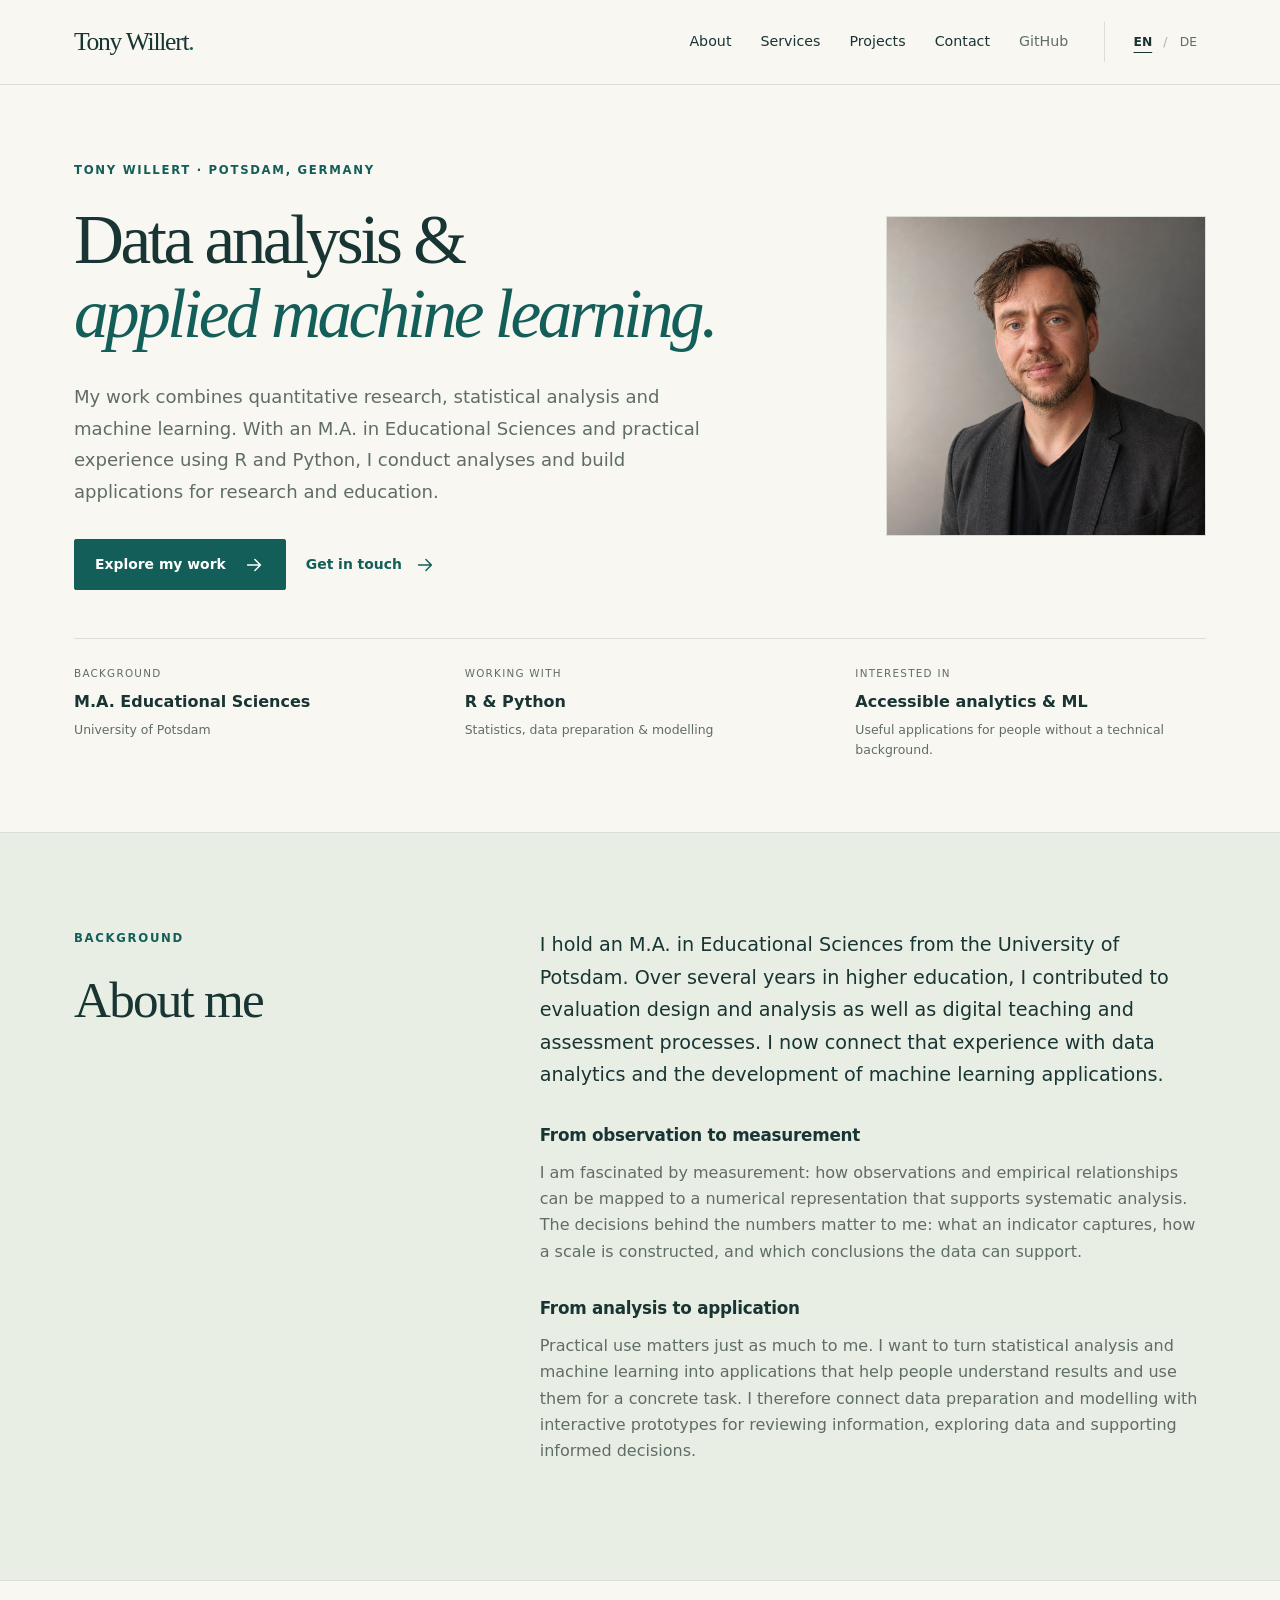
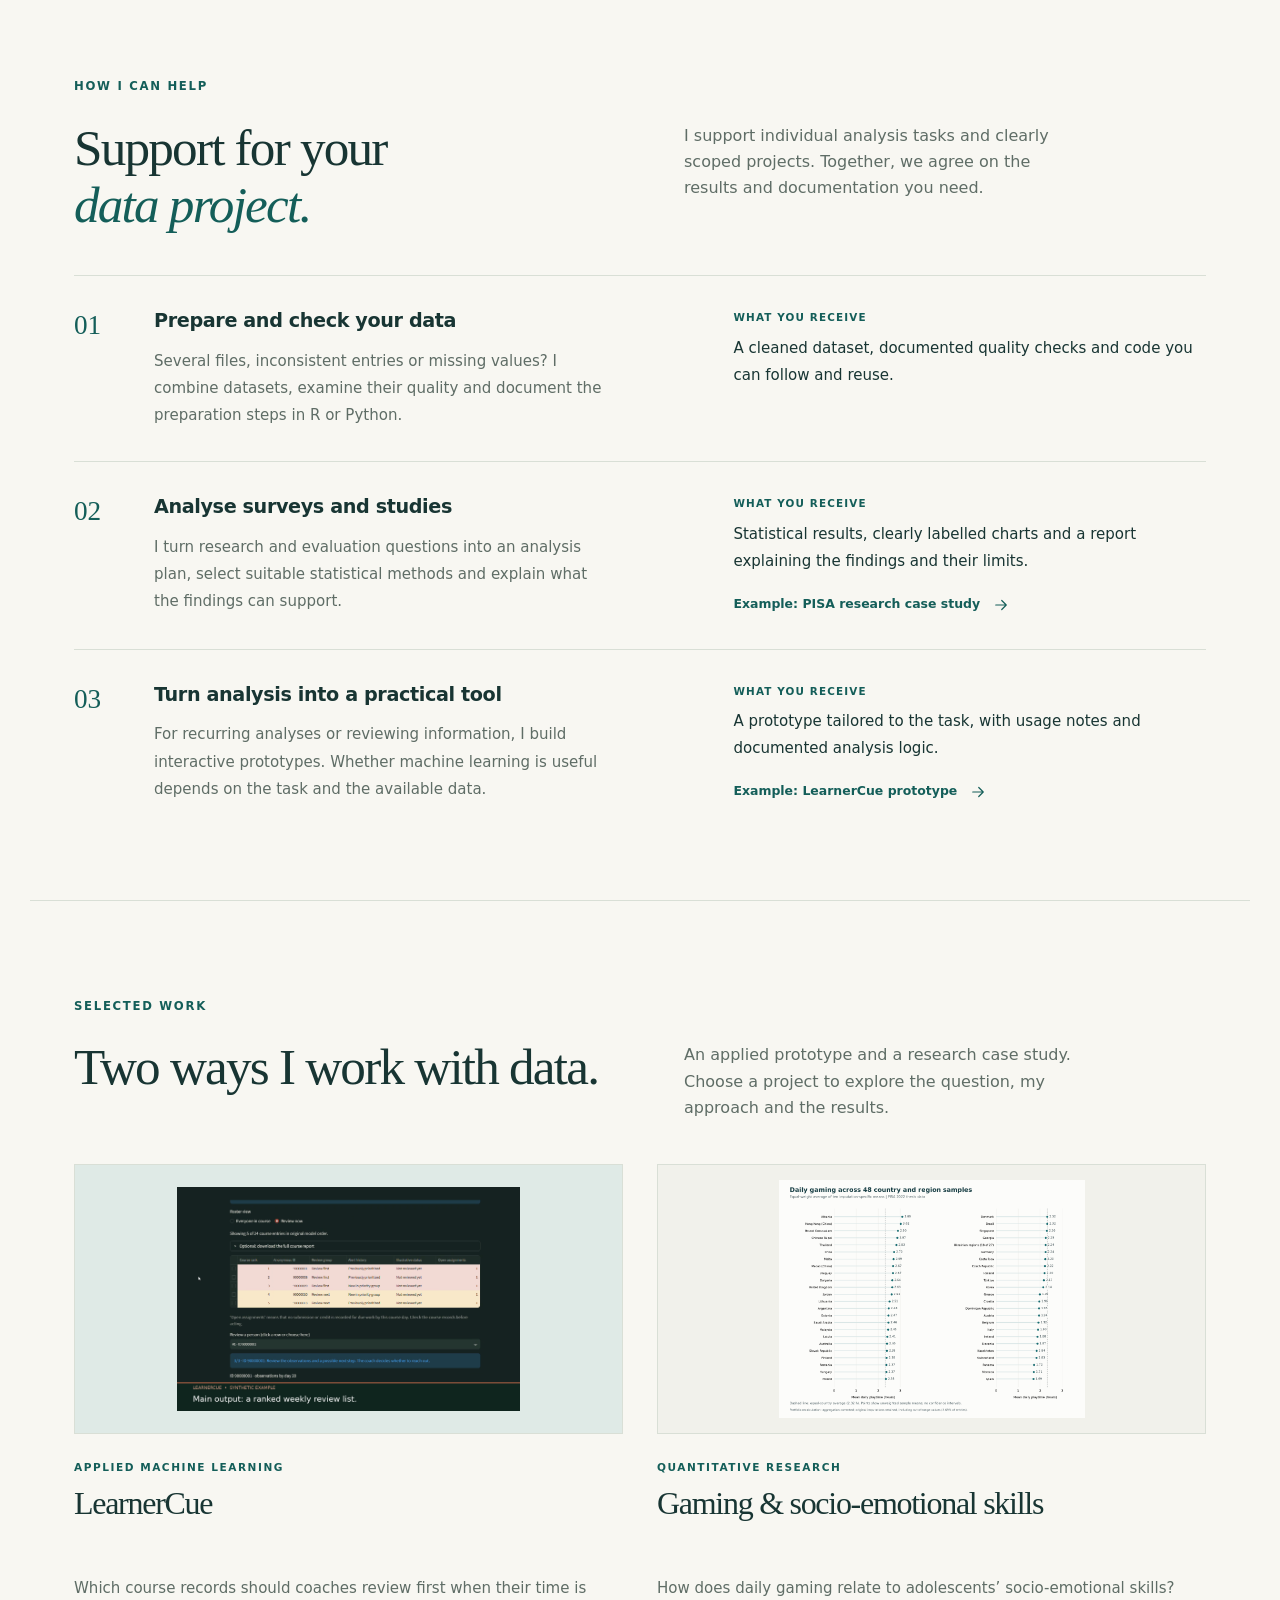
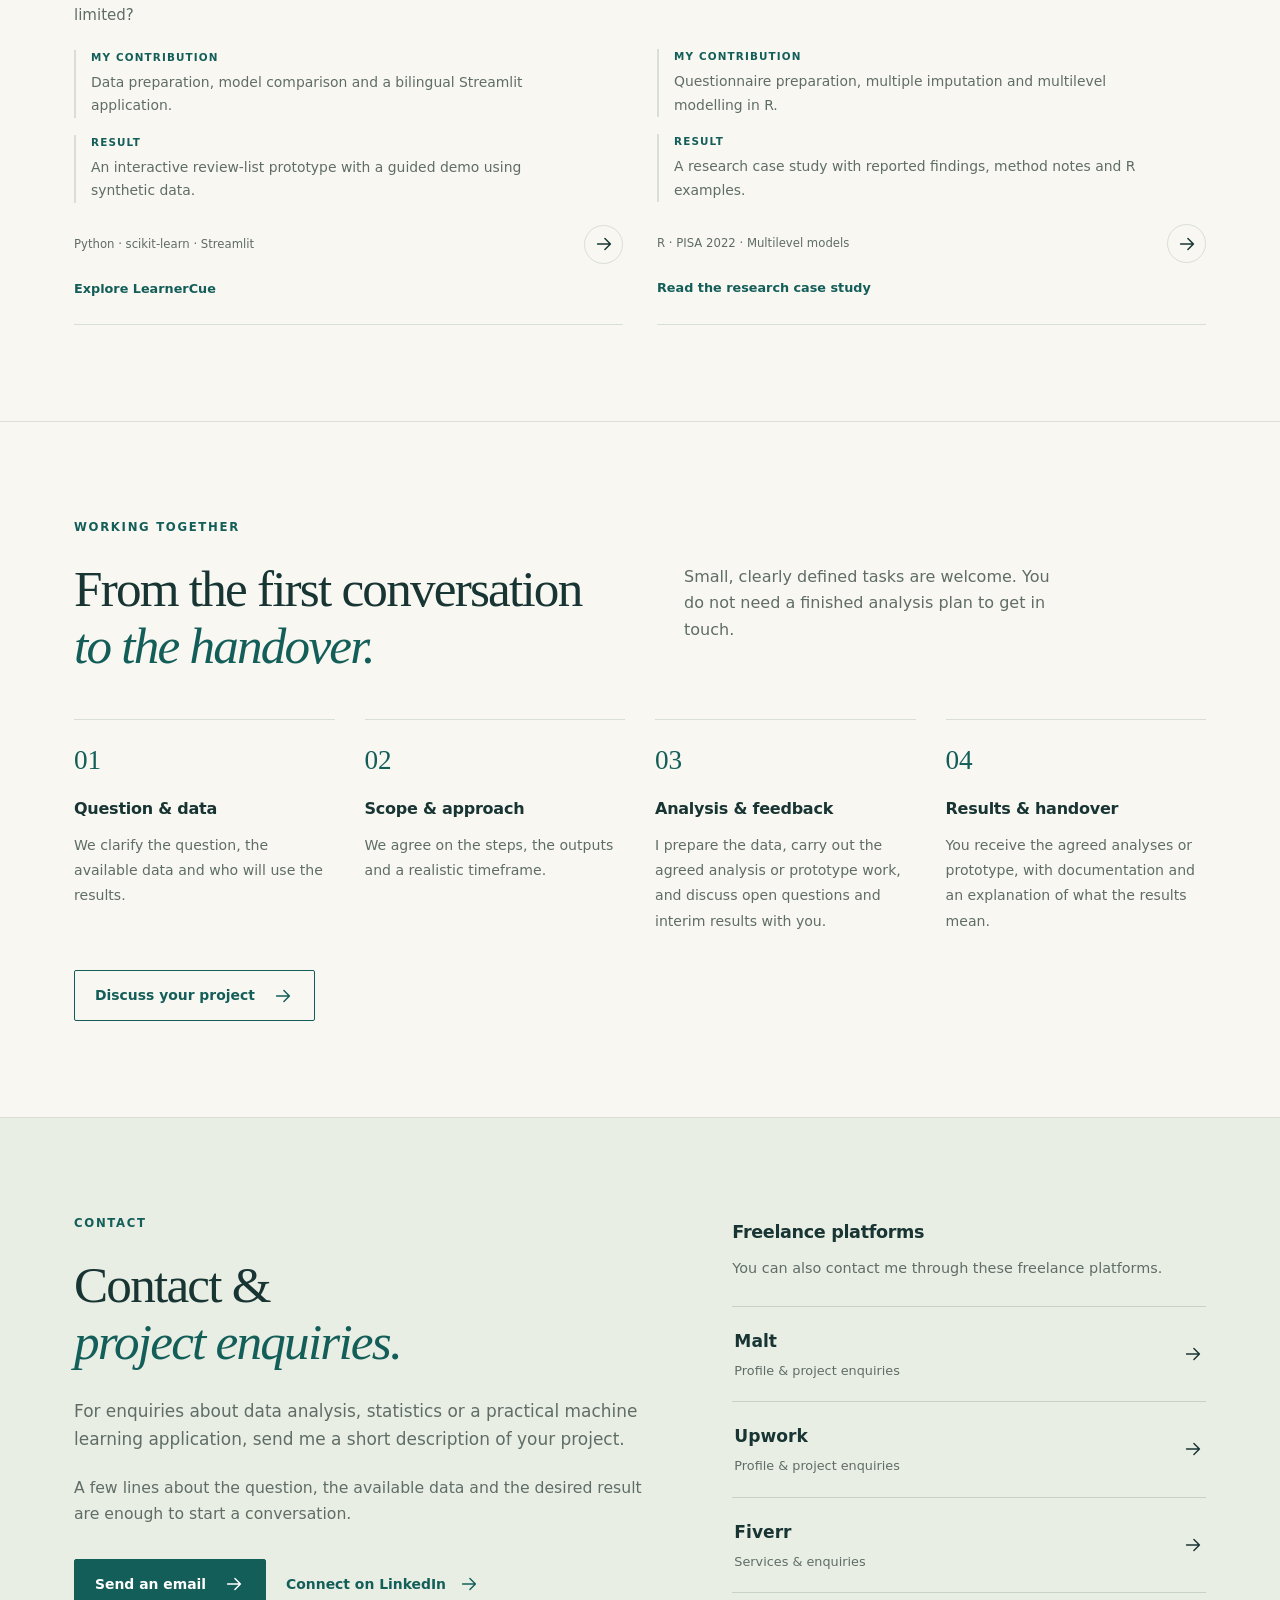
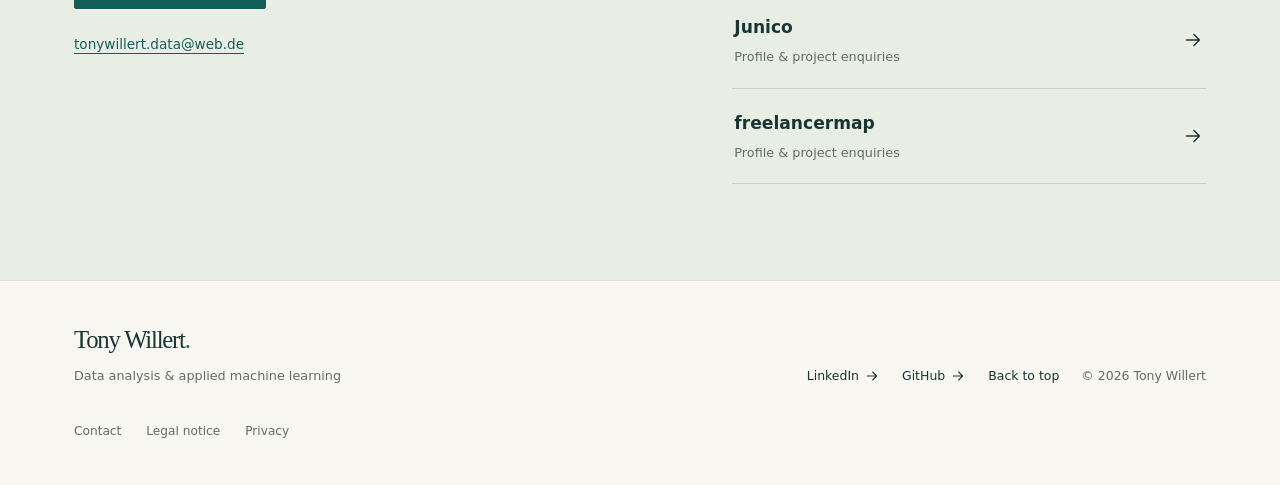
<file: index.html>
<!doctype html>
<html lang="en"><head><meta charset="utf-8"><meta name="viewport" content="width=device-width, initial-scale=1">
<meta name="theme-color" content="#123d3b"><meta name="referrer" content="no-referrer"><meta name="description" content="Tony Willert: data analysis and applied machine learning with R and Python. Quantitative research, statistical modelling and practical applications.">
<title>Tony Willert | Data analysis & applied machine learning</title><link rel="canonical" href="https://tonywillert.github.io/Portfolio/">
<link rel="icon" type="image/svg+xml" href="./assets/favicon.svg"><link rel="stylesheet" href="./assets/site.css?v=b70182a6d7">
<script src="./assets/translations.js?v=b4c41ecc4e" defer></script><script src="./assets/site.js?v=a343d723be" defer></script>
</head><body id="top" data-page="home" data-base="./"><a class="skip-link" href="#main"><span data-i18n-html="skip">Skip to content</span></a><header class="site-header"><div class="header-inner"><a href="./" class="wordmark" data-local="" aria-label="Tony Willert — home" data-i18n-label="brand.label">Tony Willert<span class="wordmark-dot" aria-hidden="true">.</span></a><nav class="site-nav" aria-label="Main navigation" data-i18n-label="nav.label"><a class="nav-secondary" href="./#about" data-local="#about"><span data-i18n-html="nav.about">About</span></a><a class="nav-secondary" href="./#services" data-local="#services"><span data-i18n-html="nav.services">Services</span></a><a href="./#projects" data-local="#projects"><span data-i18n-html="nav.projects">Projects</span></a><a class="nav-secondary" href="./#contact" data-local="#contact"><span data-i18n-html="nav.contact">Contact</span></a><a class="nav-secondary github-nav" href="https://github.com/TonyWillert">GitHub</a></nav><div class="language-switch" role="group" aria-label="Language / Sprache"><button type="button" data-language="en" lang="en" aria-label="Switch to English" aria-pressed="true">EN</button><span aria-hidden="true">/</span><button type="button" data-language="de" lang="de" aria-label="Auf Deutsch wechseln" aria-pressed="false">DE</button></div></div></header><main id="main"><section class="hero container" aria-labelledby="home-heading"><div class="hero-copy"><p data-i18n-html="home.eyebrow" class="eyebrow">Tony Willert · Potsdam, Germany</p><h1 data-i18n-html="home.heading" id="home-heading">Data analysis &amp;<br><em>applied machine learning.</em></h1><p data-i18n-html="home.intro" class="hero-intro">My work combines quantitative research, statistical analysis and machine learning. With an M.A. in Educational Sciences and practical experience using R and Python, I conduct analyses and build applications for research and education.</p><div class="actions"><a class="button primary" href="./#projects" data-local="#projects"><span data-i18n-html="home.cta">Explore my work</span><svg aria-hidden="true" viewBox="0 0 24 24" fill="none"><path d="M5 12h14m-6-6 6 6-6 6" stroke="currentColor" stroke-width="1.6" stroke-linecap="round" stroke-linejoin="round"/></svg></a><a class="text-link" href="./#contact" data-local="#contact"><span data-i18n-html="home.contactcta">Get in touch</span><svg aria-hidden="true" viewBox="0 0 24 24" fill="none"><path d="M5 12h14m-6-6 6 6-6 6" stroke="currentColor" stroke-width="1.6" stroke-linecap="round" stroke-linejoin="round"/></svg></a></div></div><figure class="hero-portrait"><img src="./assets/tony-willert-portrait.jpg" alt="Portrait of Tony Willert." data-i18n-alt="image.portrait" class="" width="1254" height="1254" loading="eager" fetchpriority="high" decoding="async"></figure><aside class="profile-notes" aria-label="Background and interests" data-i18n-label="home.notes"><dl><div><dt data-i18n-html="home.fact1label">Background</dt><dd data-i18n-html="home.fact1">M.A. Educational Sciences</dd><dd data-i18n-html="home.fact1sub" class="note-detail">University of Potsdam</dd></div><div><dt data-i18n-html="home.fact2label">Working with</dt><dd data-i18n-html="home.fact2">R & Python</dd><dd data-i18n-html="home.fact2sub" class="note-detail">Statistics, data preparation & modelling</dd></div><div><dt data-i18n-html="home.fact3label">Interested in</dt><dd data-i18n-html="home.fact3">Accessible analytics & ML</dd><dd data-i18n-html="home.fact3sub" class="note-detail">Useful applications for people without a technical background.</dd></div></dl></aside></section><section id="about" class="about-section section"><div class="container about-grid"><div><p data-i18n-html="home.aboutlabel" class="eyebrow">Background</p><h2 data-i18n-html="home.aboutheading">About me</h2></div><div class="about-copy"><p data-i18n-html="home.about1" class="lead">I hold an M.A. in Educational Sciences from the University of Potsdam. Over several years in higher education, I contributed to evaluation design and analysis as well as digital teaching and assessment processes. I now connect that experience with data analytics and the development of machine learning applications.</p><h3 data-i18n-html="home.motivationheading" class="about-subheading">From observation to measurement</h3><p data-i18n-html="home.about2">I am fascinated by measurement: how observations and empirical relationships can be mapped to a numerical representation that supports systematic analysis. The decisions behind the numbers matter to me: what an indicator captures, how a scale is constructed, and which conclusions the data can support.</p><h3 data-i18n-html="home.applicationheading" class="about-subheading">From analysis to application</h3><p data-i18n-html="home.about3">Practical use matters just as much to me. I want to turn statistical analysis and machine learning into applications that help people understand results and use them for a concrete task. I therefore connect data preparation and modelling with interactive prototypes for reviewing information, exploring data and supporting informed decisions.</p></div></div></section><section id="services" class="services-section section container"><p data-i18n-html="services.label" class="eyebrow">How I can help</p><div class="section-heading"><h2 data-i18n-html="services.heading">Support for your<br><em>data project.</em></h2><p data-i18n-html="services.intro">I support individual analysis tasks and clearly scoped projects. Together, we agree on the results and documentation you need.</p></div><div class="service-list"><article class="service-row"><span class="service-index" aria-hidden="true">01</span><div class="service-copy"><h3 data-i18n-html="services.s1">Prepare and check your data</h3><p data-i18n-html="services.p1">Several files, inconsistent entries or missing values? I combine datasets, examine their quality and document the preparation steps in R or Python.</p></div><div class="service-delivery"><dl><dt data-i18n-html="services.result">What you receive</dt><dd data-i18n-html="services.r1">A cleaned dataset, documented quality checks and code you can follow and reuse.</dd></dl></div></article><article class="service-row"><span class="service-index" aria-hidden="true">02</span><div class="service-copy"><h3 data-i18n-html="services.s2">Analyse surveys and studies</h3><p data-i18n-html="services.p2">I turn research and evaluation questions into an analysis plan, select suitable statistical methods and explain what the findings can support.</p></div><div class="service-delivery"><dl><dt data-i18n-html="services.result">What you receive</dt><dd data-i18n-html="services.r2">Statistical results, clearly labelled charts and a report explaining the findings and their limits.</dd></dl><a class="text-link service-example" href="./projects/pisa2022/" data-local="projects/pisa2022/"><span data-i18n-html="services.example2">Example: PISA research case study</span><svg aria-hidden="true" viewBox="0 0 24 24" fill="none"><path d="M5 12h14m-6-6 6 6-6 6" stroke="currentColor" stroke-width="1.6" stroke-linecap="round" stroke-linejoin="round"/></svg></a></div></article><article class="service-row"><span class="service-index" aria-hidden="true">03</span><div class="service-copy"><h3 data-i18n-html="services.s3">Turn analysis into a practical tool</h3><p data-i18n-html="services.p3">For recurring analyses or reviewing information, I build interactive prototypes. Whether machine learning is useful depends on the task and the available data.</p></div><div class="service-delivery"><dl><dt data-i18n-html="services.result">What you receive</dt><dd data-i18n-html="services.r3">A prototype tailored to the task, with usage notes and documented analysis logic.</dd></dl><a class="text-link service-example" href="./projects/learnercue/" data-local="projects/learnercue/"><span data-i18n-html="services.example3">Example: LearnerCue prototype</span><svg aria-hidden="true" viewBox="0 0 24 24" fill="none"><path d="M5 12h14m-6-6 6 6-6 6" stroke="currentColor" stroke-width="1.6" stroke-linecap="round" stroke-linejoin="round"/></svg></a></div></article></div></section><section id="projects" class="work-section section container"><p data-i18n-html="home.worklabel" class="eyebrow">Selected work</p><div class="section-heading"><h2 data-i18n-html="home.workheading">Two ways I work with data.</h2><p data-i18n-html="home.workintro">An applied prototype and a research case study. Choose a project to explore the question, my approach and the results.</p></div><div class="project-grid"><a id="learnercue" class="project-card" href="./projects/learnercue/" data-local="projects/learnercue/"><div class="project-image project-image-1"><img src="./assets/learnercue-review-list.png" alt="LearnerCue screenshot showing synthetic course records in a weekly review list." data-i18n-alt="image.learner" class="" loading="lazy" decoding="async"></div><div class="project-copy"><p data-i18n-html="home.card1type" class="eyebrow">Applied machine learning</p><h3 data-i18n-html="home.card1title">LearnerCue</h3><p data-i18n-html="home.card1body" class="project-summary">Which course records should coaches review first when their time is limited?</p><dl class="project-details"><div><dt data-i18n-html="home.cardrole">My contribution</dt><dd data-i18n-html="home.card1role">Data preparation, model comparison and a bilingual Streamlit application.</dd></div><div><dt data-i18n-html="home.cardresult">Result</dt><dd data-i18n-html="home.card1result">An interactive review-list prototype with a guided demo using synthetic data.</dd></div></dl><div class="card-bottom"><span data-i18n-html="home.card1tools" class="project-tools">Python · scikit-learn · Streamlit</span><span class="card-arrow"><svg aria-hidden="true" viewBox="0 0 24 24" fill="none"><path d="M5 12h14m-6-6 6 6-6 6" stroke="currentColor" stroke-width="1.6" stroke-linecap="round" stroke-linejoin="round"/></svg></span></div><span data-i18n-html="home.card1cta" class="card-cta">Explore LearnerCue</span></div></a><a id="pisa2022-gaming" class="project-card" href="./projects/pisa2022/" data-local="projects/pisa2022/"><div class="project-image project-image-2"><img src="./assets/pisa2022-daily-playtime.png" alt="Descriptive daily gaming means for 48 country and region samples, averaged equally across ten imputations." data-i18n-alt="image.pisa" class="" loading="lazy" decoding="async"></div><div class="project-copy"><p data-i18n-html="home.card2type" class="eyebrow">Quantitative research</p><h3 data-i18n-html="home.card2title">Gaming & socio-emotional skills</h3><p data-i18n-html="home.card2body" class="project-summary">How does daily gaming relate to adolescents’ socio-emotional skills?</p><dl class="project-details"><div><dt data-i18n-html="home.cardrole">My contribution</dt><dd data-i18n-html="home.card2role">Questionnaire preparation, multiple imputation and multilevel modelling in R.</dd></div><div><dt data-i18n-html="home.cardresult">Result</dt><dd data-i18n-html="home.card2result">A research case study with reported findings, method notes and R examples.</dd></div></dl><div class="card-bottom"><span data-i18n-html="home.card2tools" class="project-tools">R · PISA 2022 · Multilevel models</span><span class="card-arrow"><svg aria-hidden="true" viewBox="0 0 24 24" fill="none"><path d="M5 12h14m-6-6 6 6-6 6" stroke="currentColor" stroke-width="1.6" stroke-linecap="round" stroke-linejoin="round"/></svg></span></div><span data-i18n-html="home.card2cta" class="card-cta">Read the research case study</span></div></a></div></section><section id="collaboration" class="collaboration-section section"><div class="container"><p data-i18n-html="collaboration.label" class="eyebrow">Working together</p><div class="section-heading"><h2 data-i18n-html="collaboration.heading">From the first conversation<br><em>to the handover.</em></h2><p data-i18n-html="collaboration.intro">Small, clearly defined tasks are welcome. You do not need a finished analysis plan to get in touch.</p></div><ol class="collaboration-steps"><li><span class="step-index" aria-hidden="true">01</span><div><h3 data-i18n-html="collaboration.s1">Question & data</h3><p data-i18n-html="collaboration.p1">We clarify the question, the available data and who will use the results.</p></div></li><li><span class="step-index" aria-hidden="true">02</span><div><h3 data-i18n-html="collaboration.s2">Scope & approach</h3><p data-i18n-html="collaboration.p2">We agree on the steps, the outputs and a realistic timeframe.</p></div></li><li><span class="step-index" aria-hidden="true">03</span><div><h3 data-i18n-html="collaboration.s3">Analysis & feedback</h3><p data-i18n-html="collaboration.p3">I prepare the data, carry out the agreed analysis or prototype work, and discuss open questions and interim results with you.</p></div></li><li><span class="step-index" aria-hidden="true">04</span><div><h3 data-i18n-html="collaboration.s4">Results & handover</h3><p data-i18n-html="collaboration.p4">You receive the agreed analyses or prototype, with documentation and an explanation of what the results mean.</p></div></li></ol><div class="actions"><a class="button secondary" href="./#contact" data-local="#contact"><span data-i18n-html="collaboration.cta">Discuss your project</span><svg aria-hidden="true" viewBox="0 0 24 24" fill="none"><path d="M5 12h14m-6-6 6 6-6 6" stroke="currentColor" stroke-width="1.6" stroke-linecap="round" stroke-linejoin="round"/></svg></a></div></div></section><section id="contact" class="contact-section section"><div class="container contact-grid"><div class="contact-copy"><p data-i18n-html="contact.label" class="eyebrow">Contact</p><h2 data-i18n-html="contact.heading">Contact &amp;<br><em>project enquiries.</em></h2><p data-i18n-html="contact.intro" class="contact-intro">For enquiries about data analysis, statistics or a practical machine learning application, send me a short description of your project.</p><p data-i18n-html="contact.brief">A few lines about the question, the available data and the desired result are enough to start a conversation.</p><div class="actions"><a class="button primary" href="mailto:tonywillert.data@web.de"><span data-i18n-html="contact.email">Send an email</span><svg aria-hidden="true" viewBox="0 0 24 24" fill="none"><path d="M5 12h14m-6-6 6 6-6 6" stroke="currentColor" stroke-width="1.6" stroke-linecap="round" stroke-linejoin="round"/></svg></a><a class="text-link" href="https://www.linkedin.com/in/tw25/"><span data-i18n-html="contact.linkedin">Connect on LinkedIn</span><svg aria-hidden="true" viewBox="0 0 24 24" fill="none"><path d="M5 12h14m-6-6 6 6-6 6" stroke="currentColor" stroke-width="1.6" stroke-linecap="round" stroke-linejoin="round"/></svg></a></div><a class="contact-email-address" href="mailto:tonywillert.data@web.de">tonywillert.data@web.de</a></div><div class="contact-platforms"><h3 data-i18n-html="contact.platforms">Freelance platforms</h3><p data-i18n-html="contact.platformintro">You can also contact me through these freelance platforms.</p><div class="platform-list"><a class="contact-platform-link" href="https://www.malt.com/profile/tonywillert"><span><strong>Malt</strong><span data-i18n-html="contact.malt" class="platform-description">Profile & project enquiries</span></span><svg aria-hidden="true" viewBox="0 0 24 24" fill="none"><path d="M5 12h14m-6-6 6 6-6 6" stroke="currentColor" stroke-width="1.6" stroke-linecap="round" stroke-linejoin="round"/></svg></a><a class="contact-platform-link" href="https://www.upwork.com/freelancers/~0103d72197e85d8d5a?mp_source=share"><span><strong>Upwork</strong><span data-i18n-html="contact.upwork" class="platform-description">Profile & project enquiries</span></span><svg aria-hidden="true" viewBox="0 0 24 24" fill="none"><path d="M5 12h14m-6-6 6 6-6 6" stroke="currentColor" stroke-width="1.6" stroke-linecap="round" stroke-linejoin="round"/></svg></a><a class="contact-platform-link" href="https://www.fiverr.com/s/lrvk7we"><span><strong>Fiverr</strong><span data-i18n-html="contact.fiverr" class="platform-description">Services & enquiries</span></span><svg aria-hidden="true" viewBox="0 0 24 24" fill="none"><path d="M5 12h14m-6-6 6 6-6 6" stroke="currentColor" stroke-width="1.6" stroke-linecap="round" stroke-linejoin="round"/></svg></a><a class="contact-platform-link" href="https://www.junico.de/freelancer/tony-15"><span><strong>Junico</strong><span data-i18n-html="contact.junico" class="platform-description">Profile & project enquiries</span></span><svg aria-hidden="true" viewBox="0 0 24 24" fill="none"><path d="M5 12h14m-6-6 6 6-6 6" stroke="currentColor" stroke-width="1.6" stroke-linecap="round" stroke-linejoin="round"/></svg></a><a class="contact-platform-link" href="https://www.freelancermap.de/profil/data-analyst-und-data-scientist-statistik-empirische-forschung-machine-learning"><span><strong>freelancermap</strong><span data-i18n-html="contact.freelancermap" class="platform-description">Profile & project enquiries</span></span><svg aria-hidden="true" viewBox="0 0 24 24" fill="none"><path d="M5 12h14m-6-6 6 6-6 6" stroke="currentColor" stroke-width="1.6" stroke-linecap="round" stroke-linejoin="round"/></svg></a></div></div></div></section></main><footer class="site-footer"><div class="footer-inner"><div><a class="wordmark" href="./" data-local="">Tony Willert<span class="wordmark-dot" aria-hidden="true">.</span></a><p data-i18n-html="footer.role">Data analysis & applied machine learning</p></div><div class="footer-links"><a href="https://www.linkedin.com/in/tw25/">LinkedIn <svg aria-hidden="true" viewBox="0 0 24 24" fill="none"><path d="M5 12h14m-6-6 6 6-6 6" stroke="currentColor" stroke-width="1.6" stroke-linecap="round" stroke-linejoin="round"/></svg></a><a href="https://github.com/TonyWillert">GitHub <svg aria-hidden="true" viewBox="0 0 24 24" fill="none"><path d="M5 12h14m-6-6 6 6-6 6" stroke="currentColor" stroke-width="1.6" stroke-linecap="round" stroke-linejoin="round"/></svg></a><a href="#top"><span data-i18n-html="footer.top">Back to top</span></a><span class="copyright">© 2026 Tony Willert</span></div></div><div class="footer-legal container"><a class="footer-legal-link" href="./#contact" data-local="#contact"><span data-i18n-html="footer.contact">Contact</span><svg aria-hidden="true" viewBox="0 0 24 24" fill="none"><path d="M5 12h14m-6-6 6 6-6 6" stroke="currentColor" stroke-width="1.6" stroke-linecap="round" stroke-linejoin="round"/></svg></a><a class="footer-legal-link" href="./imprint/" data-local="imprint/"><span data-i18n-html="footer.imprint">Legal notice</span><svg aria-hidden="true" viewBox="0 0 24 24" fill="none"><path d="M5 12h14m-6-6 6 6-6 6" stroke="currentColor" stroke-width="1.6" stroke-linecap="round" stroke-linejoin="round"/></svg></a><a class="footer-legal-link" href="./privacy/" data-local="privacy/"><span data-i18n-html="footer.privacy">Privacy</span><svg aria-hidden="true" viewBox="0 0 24 24" fill="none"><path d="M5 12h14m-6-6 6 6-6 6" stroke="currentColor" stroke-width="1.6" stroke-linecap="round" stroke-linejoin="round"/></svg></a></div></footer></body></html>
</file>
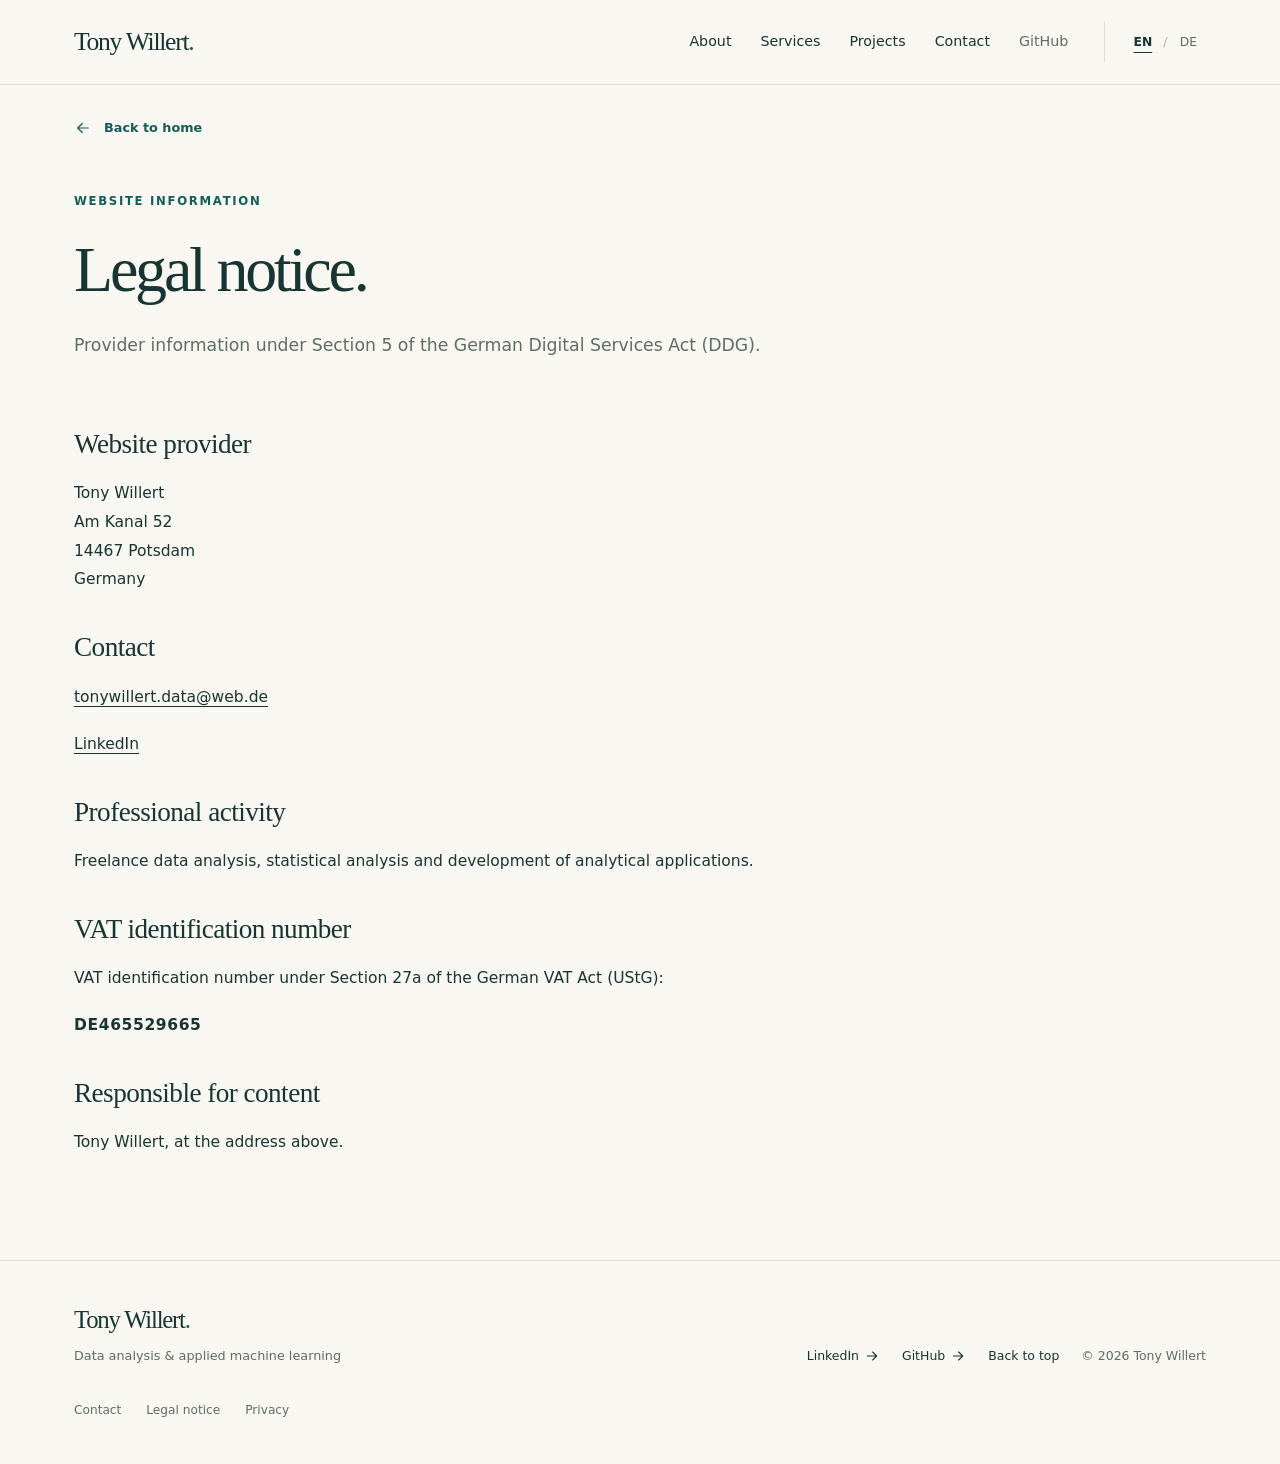
<file: imprint/index.html>
<!doctype html>
<html lang="en"><head><meta charset="utf-8"><meta name="viewport" content="width=device-width, initial-scale=1">
<meta name="theme-color" content="#123d3b"><meta name="referrer" content="no-referrer"><meta name="description" content="Provider information and business contact details for Tony Willert’s portfolio.">
<title>Legal notice | Tony Willert</title><link rel="canonical" href="https://tonywillert.github.io/Portfolio/imprint/">
<link rel="icon" type="image/svg+xml" href="../assets/favicon.svg"><link rel="stylesheet" href="../assets/site.css?v=b70182a6d7">
<script src="../assets/translations.js?v=b4c41ecc4e" defer></script><script src="../assets/site.js?v=a343d723be" defer></script>
</head><body id="top" data-page="imprint" data-base="../"><a class="skip-link" href="#main"><span data-i18n-html="skip">Skip to content</span></a><header class="site-header"><div class="header-inner"><a href="../" class="wordmark" data-local="" aria-label="Tony Willert — home" data-i18n-label="brand.label">Tony Willert<span class="wordmark-dot" aria-hidden="true">.</span></a><nav class="site-nav" aria-label="Main navigation" data-i18n-label="nav.label"><a class="nav-secondary" href="../#about" data-local="#about"><span data-i18n-html="nav.about">About</span></a><a class="nav-secondary" href="../#services" data-local="#services"><span data-i18n-html="nav.services">Services</span></a><a href="../#projects" data-local="#projects"><span data-i18n-html="nav.projects">Projects</span></a><a class="nav-secondary" href="../#contact" data-local="#contact"><span data-i18n-html="nav.contact">Contact</span></a><a class="nav-secondary github-nav" href="https://github.com/TonyWillert">GitHub</a></nav><div class="language-switch" role="group" aria-label="Language / Sprache"><button type="button" data-language="en" lang="en" aria-label="Switch to English" aria-pressed="true">EN</button><span aria-hidden="true">/</span><button type="button" data-language="de" lang="de" aria-label="Auf Deutsch wechseln" aria-pressed="false">DE</button></div></div></header><main id="main" class="legal-main container"><div class="project-breadcrumb"><a class="back-link" href="../" data-local=""><span data-i18n-html="nav.home">Back to home</span><svg aria-hidden="true" viewBox="0 0 24 24" fill="none"><path d="M5 12h14m-6-6 6 6-6 6" stroke="currentColor" stroke-width="1.6" stroke-linecap="round" stroke-linejoin="round"/></svg></a></div><header class="legal-header"><p data-i18n-html="legal.label" class="eyebrow">Website information</p><h1 data-i18n-html="imprint.heading" class="legal-title">Legal notice.</h1><p data-i18n-html="imprint.intro" class="legal-intro">Provider information under Section 5 of the German Digital Services Act (DDG).</p></header><article class="legal-body"><section class="legal-section"><h2 data-i18n-html="imprint.provider">Website provider</h2><address>Tony Willert<br>Am Kanal 52<br>14467 Potsdam<br><span data-i18n-html="legal.country">Germany</span></address></section><section class="legal-section"><h2 data-i18n-html="imprint.contact">Contact</h2><p><a href="mailto:tonywillert.data@web.de">tonywillert.data@web.de</a></p><p><a href="https://www.linkedin.com/in/tw25/">LinkedIn</a></p></section><section class="legal-section"><h2 data-i18n-html="imprint.activity">Professional activity</h2><p data-i18n-html="imprint.activitytext">Freelance data analysis, statistical analysis and development of analytical applications.</p></section><section class="legal-section"><h2 data-i18n-html="imprint.vat">VAT identification number</h2><p data-i18n-html="imprint.vattext">VAT identification number under Section 27a of the German VAT Act (UStG):</p><p class="vat-number">DE465529665</p></section><section class="legal-section"><h2 data-i18n-html="imprint.content">Responsible for content</h2><p data-i18n-html="imprint.contenttext">Tony Willert, at the address above.</p></section></article></main><footer class="site-footer"><div class="footer-inner"><div><a class="wordmark" href="../" data-local="">Tony Willert<span class="wordmark-dot" aria-hidden="true">.</span></a><p data-i18n-html="footer.role">Data analysis & applied machine learning</p></div><div class="footer-links"><a href="https://www.linkedin.com/in/tw25/">LinkedIn <svg aria-hidden="true" viewBox="0 0 24 24" fill="none"><path d="M5 12h14m-6-6 6 6-6 6" stroke="currentColor" stroke-width="1.6" stroke-linecap="round" stroke-linejoin="round"/></svg></a><a href="https://github.com/TonyWillert">GitHub <svg aria-hidden="true" viewBox="0 0 24 24" fill="none"><path d="M5 12h14m-6-6 6 6-6 6" stroke="currentColor" stroke-width="1.6" stroke-linecap="round" stroke-linejoin="round"/></svg></a><a href="#top"><span data-i18n-html="footer.top">Back to top</span></a><span class="copyright">© 2026 Tony Willert</span></div></div><div class="footer-legal container"><a class="footer-legal-link" href="../#contact" data-local="#contact"><span data-i18n-html="footer.contact">Contact</span><svg aria-hidden="true" viewBox="0 0 24 24" fill="none"><path d="M5 12h14m-6-6 6 6-6 6" stroke="currentColor" stroke-width="1.6" stroke-linecap="round" stroke-linejoin="round"/></svg></a><a class="footer-legal-link" href="../imprint/" data-local="imprint/"><span data-i18n-html="footer.imprint">Legal notice</span><svg aria-hidden="true" viewBox="0 0 24 24" fill="none"><path d="M5 12h14m-6-6 6 6-6 6" stroke="currentColor" stroke-width="1.6" stroke-linecap="round" stroke-linejoin="round"/></svg></a><a class="footer-legal-link" href="../privacy/" data-local="privacy/"><span data-i18n-html="footer.privacy">Privacy</span><svg aria-hidden="true" viewBox="0 0 24 24" fill="none"><path d="M5 12h14m-6-6 6 6-6 6" stroke="currentColor" stroke-width="1.6" stroke-linecap="round" stroke-linejoin="round"/></svg></a></div></footer></body></html>
</file>
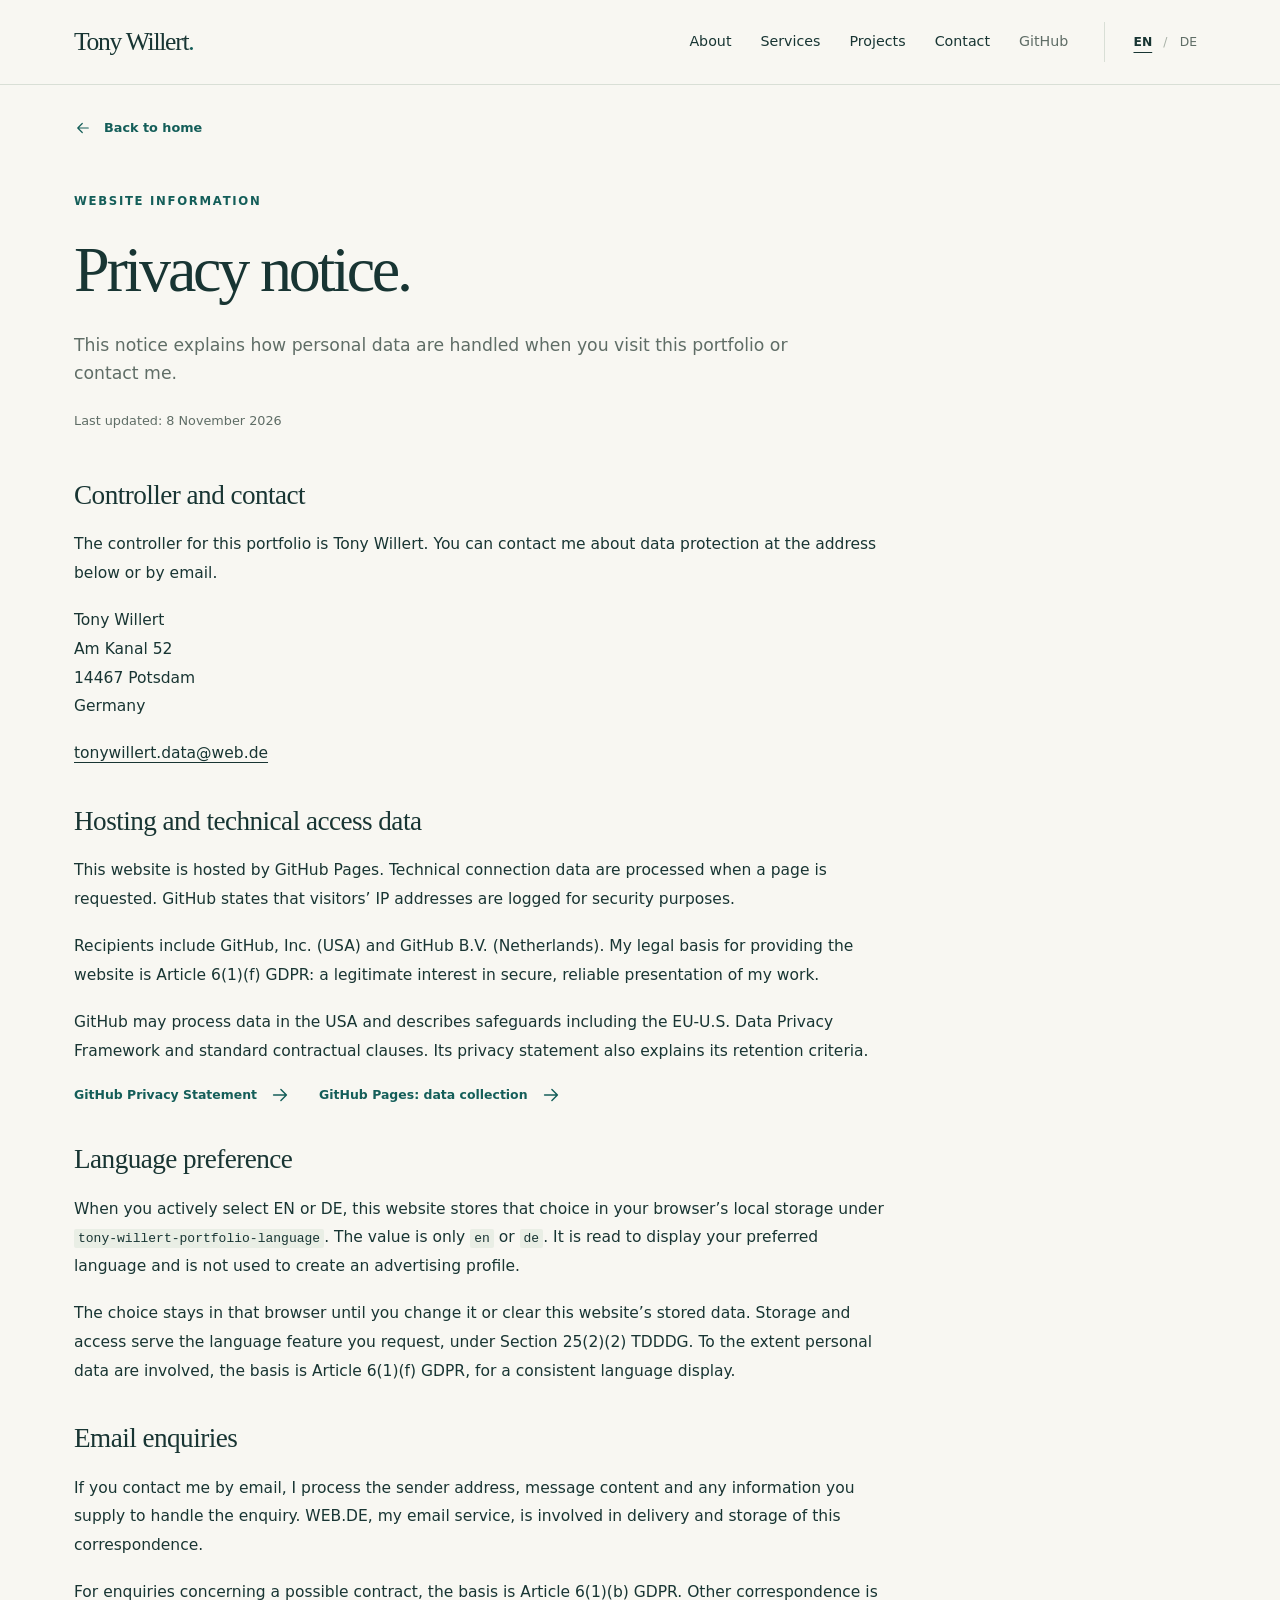
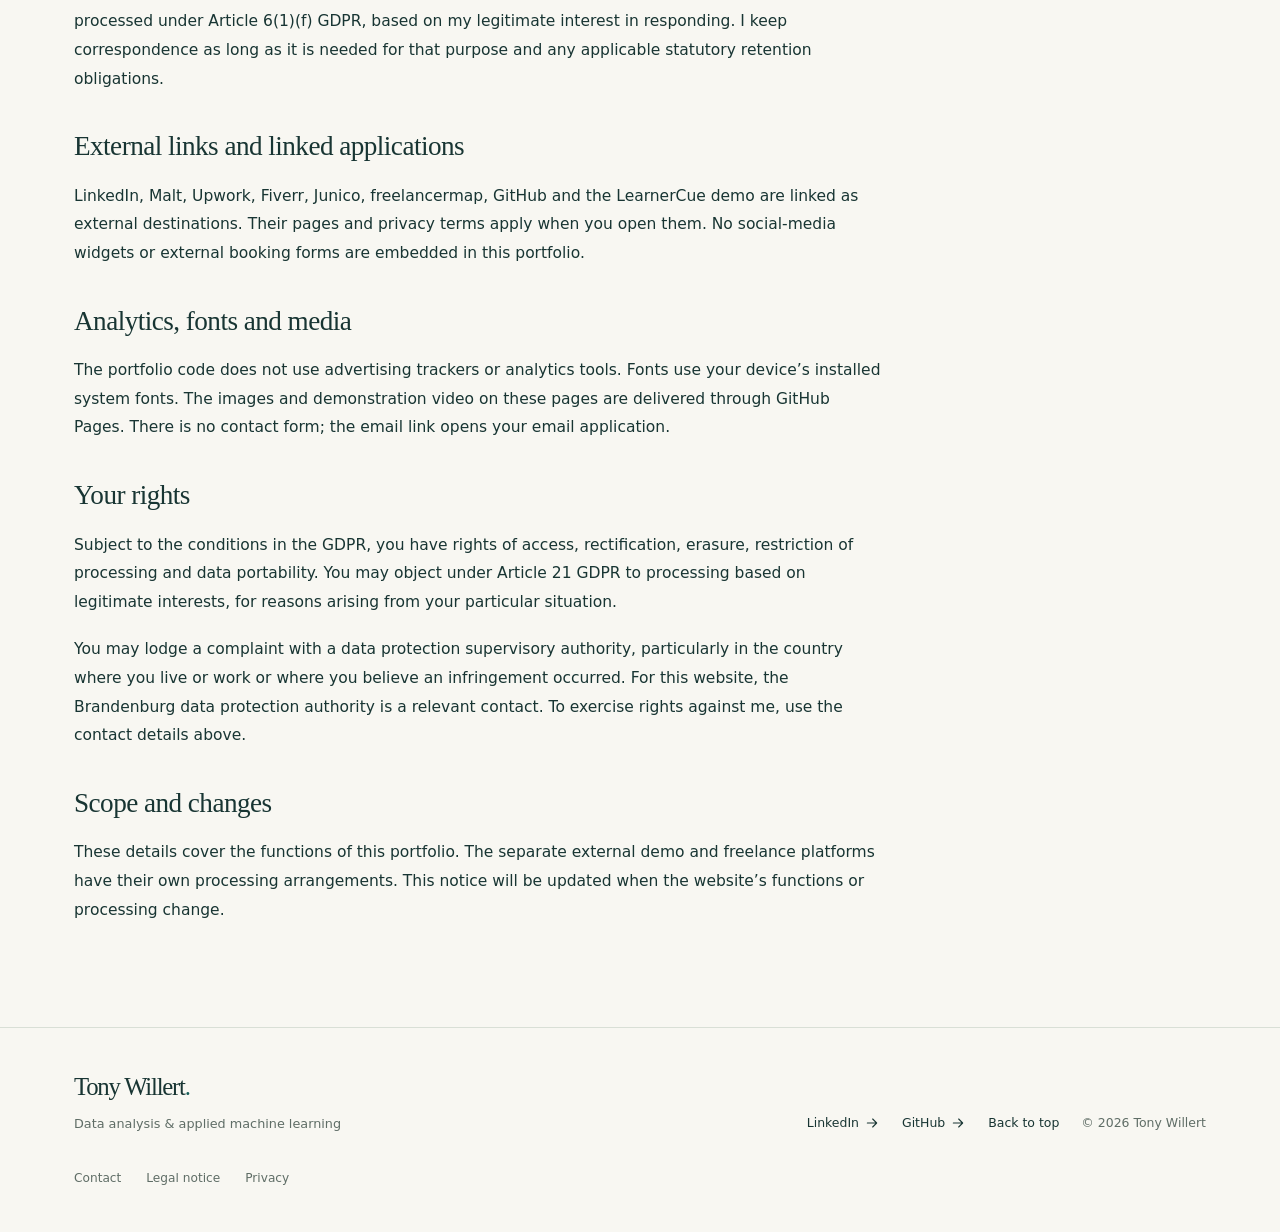
<file: privacy/index.html>
<!doctype html>
<html lang="en"><head><meta charset="utf-8"><meta name="viewport" content="width=device-width, initial-scale=1">
<meta name="theme-color" content="#123d3b"><meta name="referrer" content="no-referrer"><meta name="description" content="Privacy information for this portfolio: GitHub Pages hosting, language preferences, email contact and external links.">
<title>Privacy notice | Tony Willert</title><link rel="canonical" href="https://tonywillert.github.io/Portfolio/privacy/">
<link rel="icon" type="image/svg+xml" href="../assets/favicon.svg"><link rel="stylesheet" href="../assets/site.css?v=b70182a6d7">
<script src="../assets/translations.js?v=b4c41ecc4e" defer></script><script src="../assets/site.js?v=a343d723be" defer></script>
</head><body id="top" data-page="privacy" data-base="../"><a class="skip-link" href="#main"><span data-i18n-html="skip">Skip to content</span></a><header class="site-header"><div class="header-inner"><a href="../" class="wordmark" data-local="" aria-label="Tony Willert — home" data-i18n-label="brand.label">Tony Willert<span class="wordmark-dot" aria-hidden="true">.</span></a><nav class="site-nav" aria-label="Main navigation" data-i18n-label="nav.label"><a class="nav-secondary" href="../#about" data-local="#about"><span data-i18n-html="nav.about">About</span></a><a class="nav-secondary" href="../#services" data-local="#services"><span data-i18n-html="nav.services">Services</span></a><a href="../#projects" data-local="#projects"><span data-i18n-html="nav.projects">Projects</span></a><a class="nav-secondary" href="../#contact" data-local="#contact"><span data-i18n-html="nav.contact">Contact</span></a><a class="nav-secondary github-nav" href="https://github.com/TonyWillert">GitHub</a></nav><div class="language-switch" role="group" aria-label="Language / Sprache"><button type="button" data-language="en" lang="en" aria-label="Switch to English" aria-pressed="true">EN</button><span aria-hidden="true">/</span><button type="button" data-language="de" lang="de" aria-label="Auf Deutsch wechseln" aria-pressed="false">DE</button></div></div></header><main id="main" class="legal-main container"><div class="project-breadcrumb"><a class="back-link" href="../" data-local=""><span data-i18n-html="nav.home">Back to home</span><svg aria-hidden="true" viewBox="0 0 24 24" fill="none"><path d="M5 12h14m-6-6 6 6-6 6" stroke="currentColor" stroke-width="1.6" stroke-linecap="round" stroke-linejoin="round"/></svg></a></div><header class="legal-header"><p data-i18n-html="legal.label" class="eyebrow">Website information</p><h1 data-i18n-html="privacy.heading" class="legal-title">Privacy notice.</h1><p data-i18n-html="privacy.intro" class="legal-intro">This notice explains how personal data are handled when you visit this portfolio or contact me.</p><p data-i18n-html="privacy.updated" class="legal-updated">Last updated: 8 November 2026</p></header><article class="legal-body"><section class="legal-section"><h2 data-i18n-html="privacy.s1">Controller and contact</h2><p data-i18n-html="privacy.p1">The controller for this portfolio is Tony Willert. You can contact me about data protection at the address below or by email.</p><address>Tony Willert<br>Am Kanal 52<br>14467 Potsdam<br><span data-i18n-html="legal.country">Germany</span></address><p><a href="mailto:tonywillert.data@web.de">tonywillert.data@web.de</a></p></section><section class="legal-section"><h2 data-i18n-html="privacy.s2">Hosting and technical access data</h2><p data-i18n-html="privacy.p2">This website is hosted by GitHub Pages. Technical connection data are processed when a page is requested. GitHub states that visitors’ IP addresses are logged for security purposes.</p><p data-i18n-html="privacy.p3">Recipients include GitHub, Inc. (USA) and GitHub B.V. (Netherlands). My legal basis for providing the website is Article 6(1)(f) GDPR: a legitimate interest in secure, reliable presentation of my work.</p><p data-i18n-html="privacy.p4">GitHub may process data in the USA and describes safeguards including the EU-U.S. Data Privacy Framework and standard contractual clauses. Its privacy statement also explains its retention criteria.</p><div class="legal-sources"><a class="text-link" href="https://docs.github.com/en/site-policy/privacy-policies/github-general-privacy-statement"><span data-i18n-html="privacy.githubprivacy">GitHub Privacy Statement</span><svg aria-hidden="true" viewBox="0 0 24 24" fill="none"><path d="M5 12h14m-6-6 6 6-6 6" stroke="currentColor" stroke-width="1.6" stroke-linecap="round" stroke-linejoin="round"/></svg></a><a class="text-link" href="https://docs.github.com/en/pages/getting-started-with-github-pages/what-is-github-pages#data-collection"><span data-i18n-html="privacy.githubpages">GitHub Pages: data collection</span><svg aria-hidden="true" viewBox="0 0 24 24" fill="none"><path d="M5 12h14m-6-6 6 6-6 6" stroke="currentColor" stroke-width="1.6" stroke-linecap="round" stroke-linejoin="round"/></svg></a></div></section><section class="legal-section"><h2 data-i18n-html="privacy.s3">Language preference</h2><p data-i18n-html="privacy.p5">When you actively select EN or DE, this website stores that choice in your browser’s local storage under <code>tony-willert-portfolio-language</code>. The value is only <code>en</code> or <code>de</code>. It is read to display your preferred language and is not used to create an advertising profile.</p><p data-i18n-html="privacy.p6">The choice stays in that browser until you change it or clear this website’s stored data. Storage and access serve the language feature you request, under Section 25(2)(2) TDDDG. To the extent personal data are involved, the basis is Article 6(1)(f) GDPR, for a consistent language display.</p></section><section class="legal-section"><h2 data-i18n-html="privacy.s4">Email enquiries</h2><p data-i18n-html="privacy.p7">If you contact me by email, I process the sender address, message content and any information you supply to handle the enquiry. WEB.DE, my email service, is involved in delivery and storage of this correspondence.</p><p data-i18n-html="privacy.p8">For enquiries concerning a possible contract, the basis is Article 6(1)(b) GDPR. Other correspondence is processed under Article 6(1)(f) GDPR, based on my legitimate interest in responding. I keep correspondence as long as it is needed for that purpose and any applicable statutory retention obligations.</p></section><section class="legal-section"><h2 data-i18n-html="privacy.s5">External links and linked applications</h2><p data-i18n-html="privacy.p9">LinkedIn, Malt, Upwork, Fiverr, Junico, freelancermap, GitHub and the LearnerCue demo are linked as external destinations. Their pages and privacy terms apply when you open them. No social-media widgets or external booking forms are embedded in this portfolio.</p></section><section class="legal-section"><h2 data-i18n-html="privacy.s6">Analytics, fonts and media</h2><p data-i18n-html="privacy.p10">The portfolio code does not use advertising trackers or analytics tools. Fonts use your device’s installed system fonts. The images and demonstration video on these pages are delivered through GitHub Pages. There is no contact form; the email link opens your email application.</p></section><section class="legal-section"><h2 data-i18n-html="privacy.s7">Your rights</h2><p data-i18n-html="privacy.p11">Subject to the conditions in the GDPR, you have rights of access, rectification, erasure, restriction of processing and data portability. You may object under Article 21 GDPR to processing based on legitimate interests, for reasons arising from your particular situation.</p><p data-i18n-html="privacy.p12">You may lodge a complaint with a data protection supervisory authority, particularly in the country where you live or work or where you believe an infringement occurred. For this website, the Brandenburg data protection authority is a relevant contact. To exercise rights against me, use the contact details above.</p></section><section class="legal-section"><h2 data-i18n-html="privacy.s8">Scope and changes</h2><p data-i18n-html="privacy.p13">These details cover the functions of this portfolio. The separate external demo and freelance platforms have their own processing arrangements. This notice will be updated when the website’s functions or processing change.</p></section></article></main><footer class="site-footer"><div class="footer-inner"><div><a class="wordmark" href="../" data-local="">Tony Willert<span class="wordmark-dot" aria-hidden="true">.</span></a><p data-i18n-html="footer.role">Data analysis & applied machine learning</p></div><div class="footer-links"><a href="https://www.linkedin.com/in/tw25/">LinkedIn <svg aria-hidden="true" viewBox="0 0 24 24" fill="none"><path d="M5 12h14m-6-6 6 6-6 6" stroke="currentColor" stroke-width="1.6" stroke-linecap="round" stroke-linejoin="round"/></svg></a><a href="https://github.com/TonyWillert">GitHub <svg aria-hidden="true" viewBox="0 0 24 24" fill="none"><path d="M5 12h14m-6-6 6 6-6 6" stroke="currentColor" stroke-width="1.6" stroke-linecap="round" stroke-linejoin="round"/></svg></a><a href="#top"><span data-i18n-html="footer.top">Back to top</span></a><span class="copyright">© 2026 Tony Willert</span></div></div><div class="footer-legal container"><a class="footer-legal-link" href="../#contact" data-local="#contact"><span data-i18n-html="footer.contact">Contact</span><svg aria-hidden="true" viewBox="0 0 24 24" fill="none"><path d="M5 12h14m-6-6 6 6-6 6" stroke="currentColor" stroke-width="1.6" stroke-linecap="round" stroke-linejoin="round"/></svg></a><a class="footer-legal-link" href="../imprint/" data-local="imprint/"><span data-i18n-html="footer.imprint">Legal notice</span><svg aria-hidden="true" viewBox="0 0 24 24" fill="none"><path d="M5 12h14m-6-6 6 6-6 6" stroke="currentColor" stroke-width="1.6" stroke-linecap="round" stroke-linejoin="round"/></svg></a><a class="footer-legal-link" href="../privacy/" data-local="privacy/"><span data-i18n-html="footer.privacy">Privacy</span><svg aria-hidden="true" viewBox="0 0 24 24" fill="none"><path d="M5 12h14m-6-6 6 6-6 6" stroke="currentColor" stroke-width="1.6" stroke-linecap="round" stroke-linejoin="round"/></svg></a></div></footer></body></html>
</file>
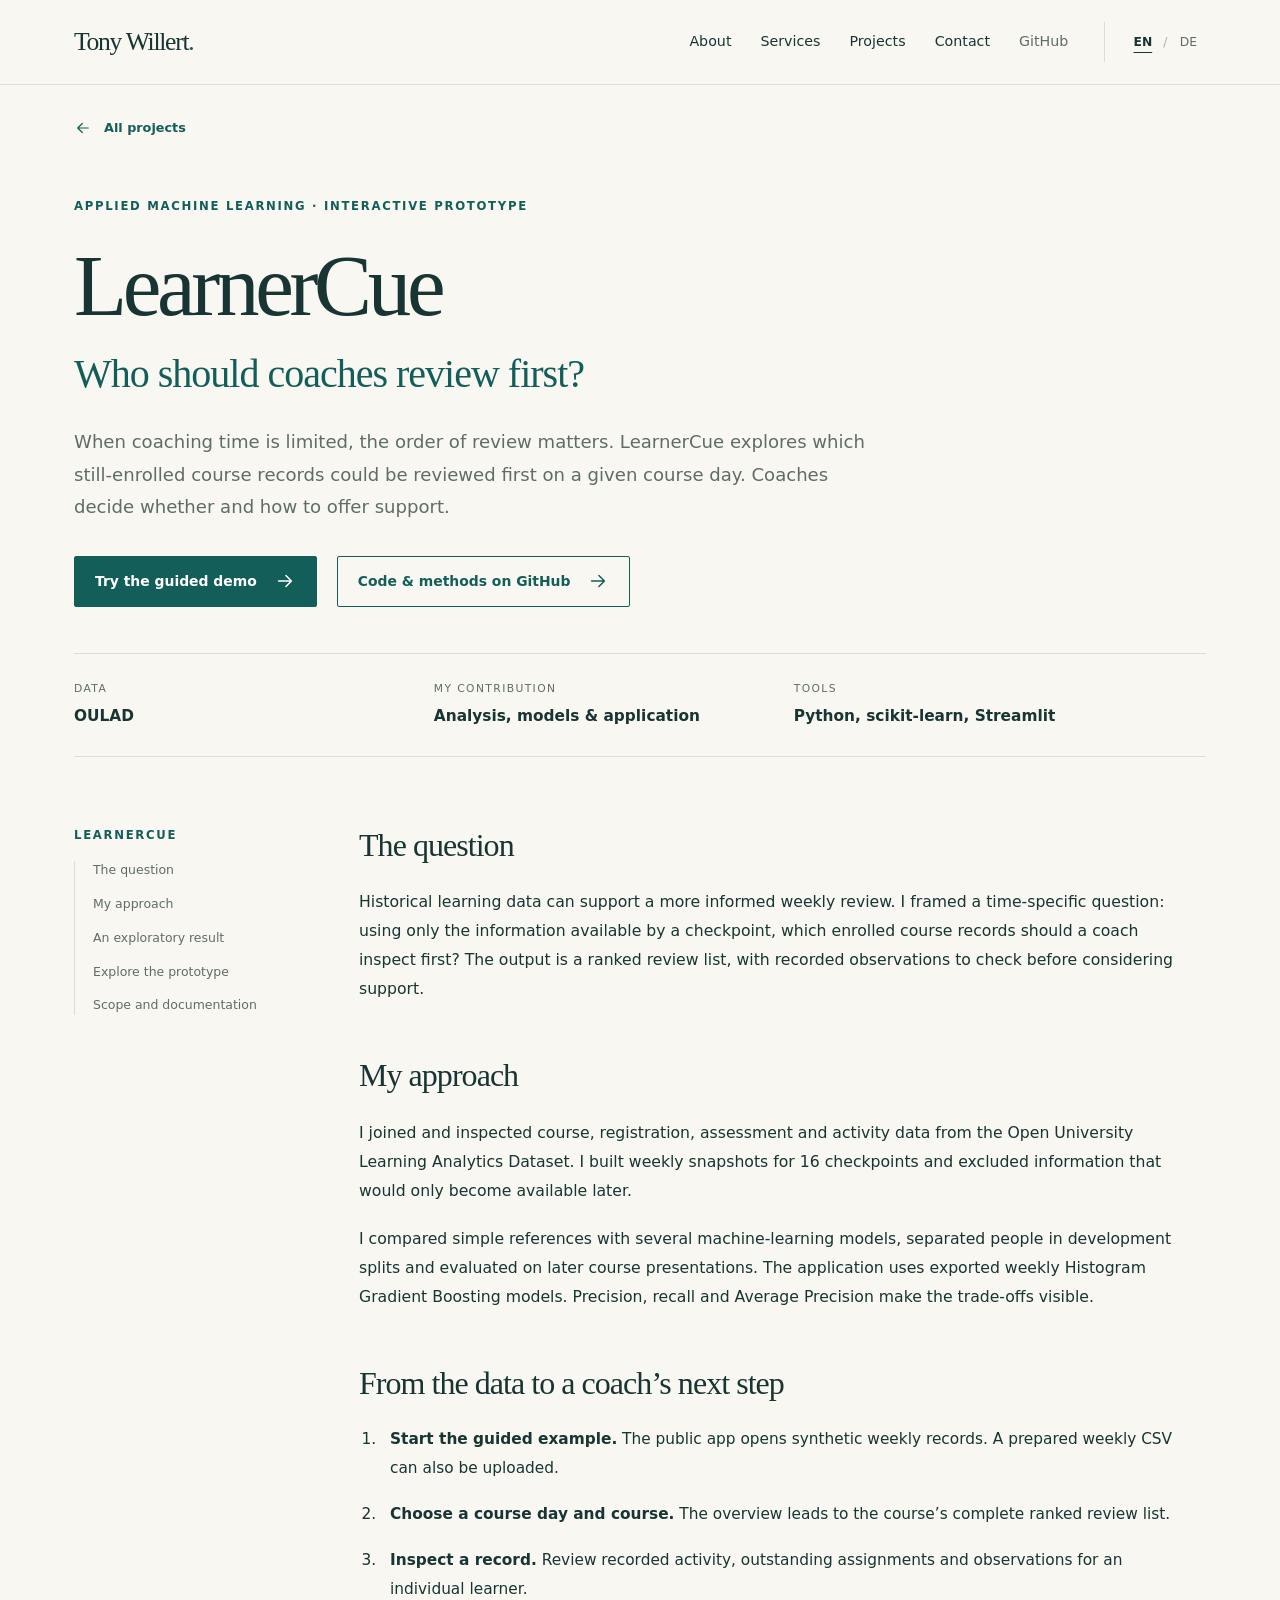
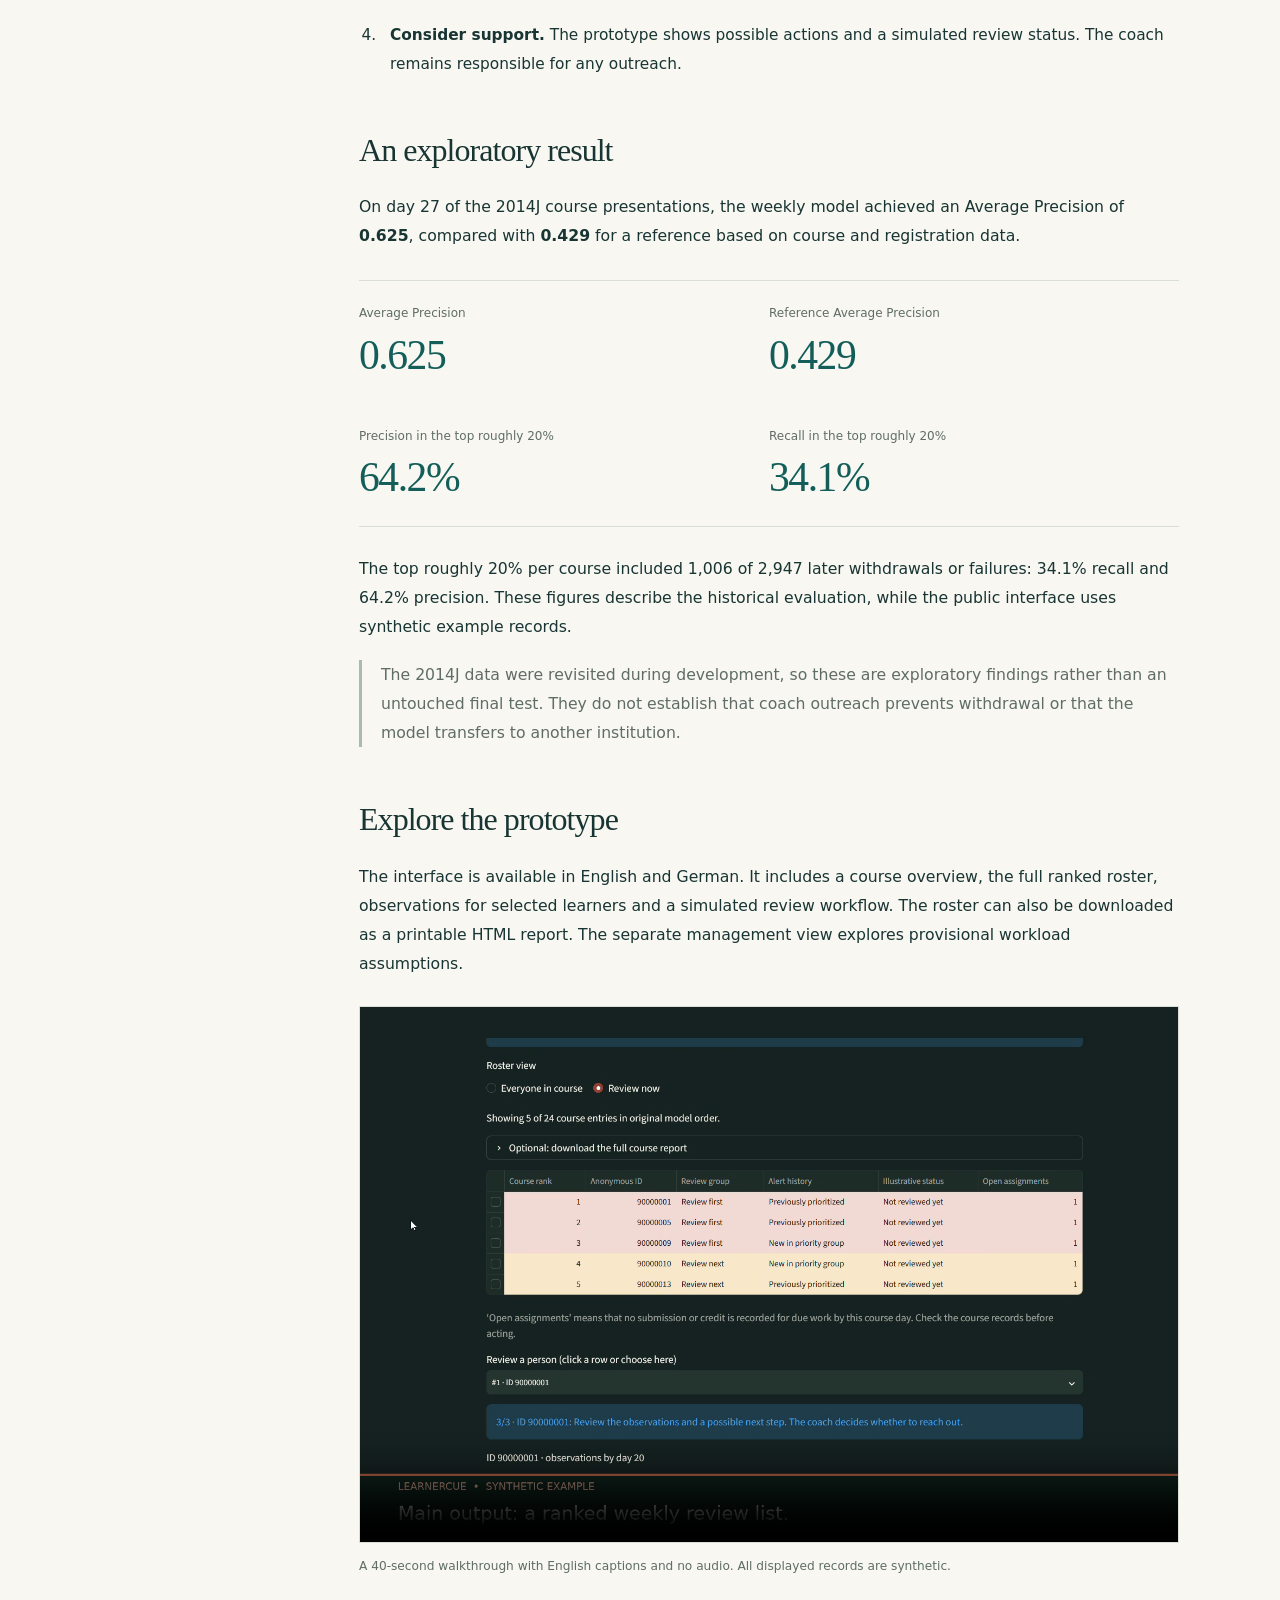
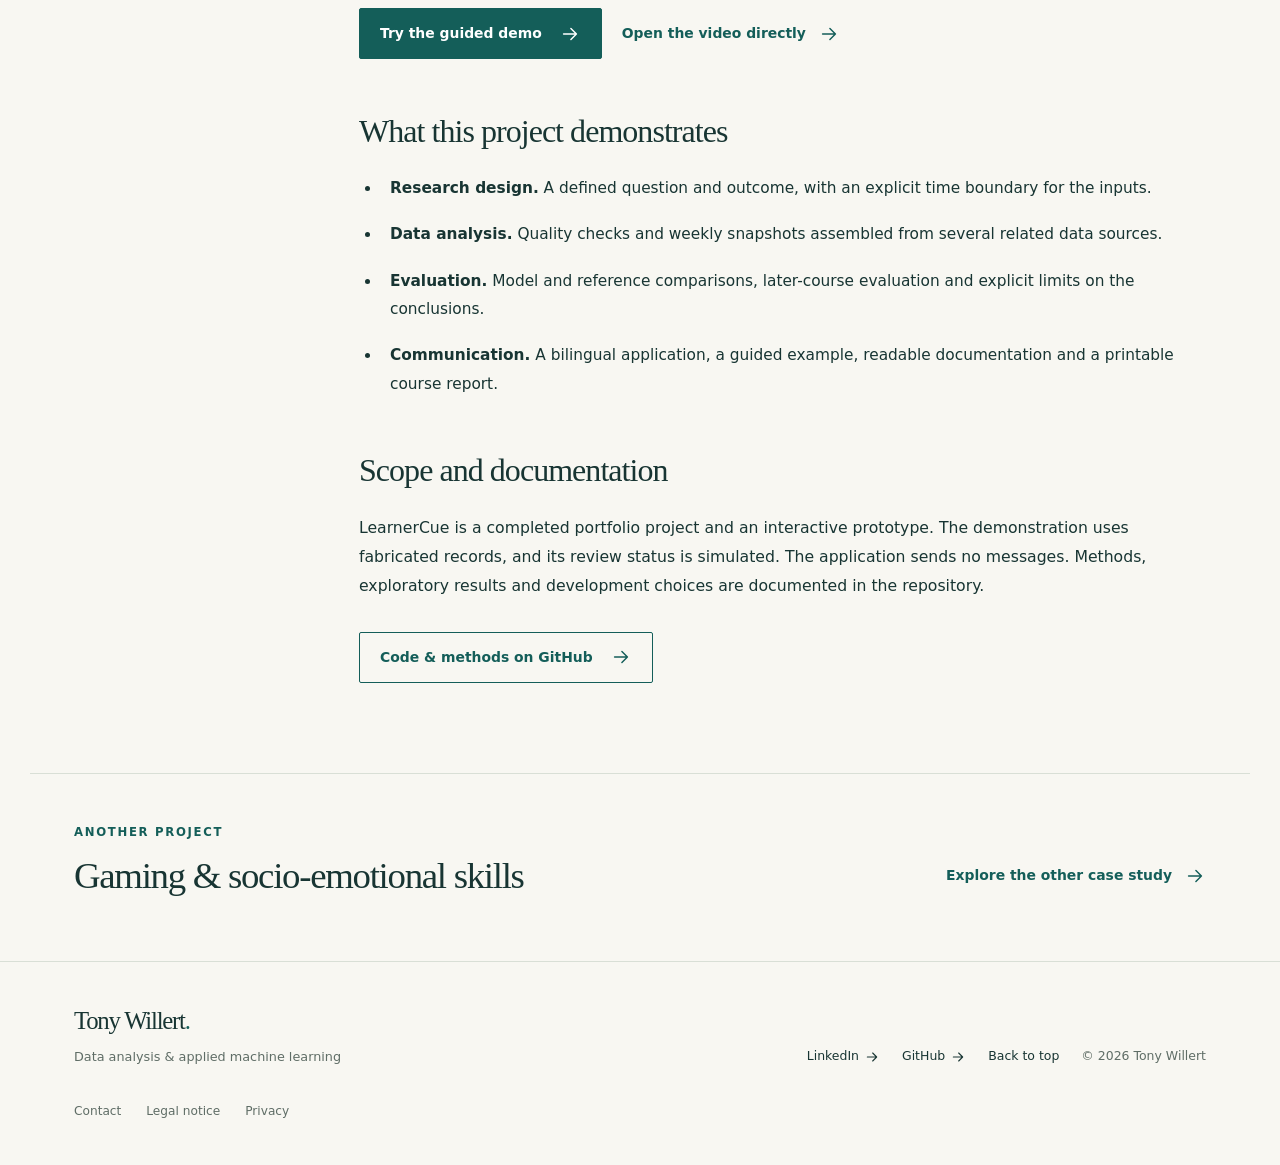
<file: projects/learnercue/index.html>
<!doctype html>
<html lang="en"><head><meta charset="utf-8"><meta name="viewport" content="width=device-width, initial-scale=1">
<meta name="theme-color" content="#123d3b"><meta name="referrer" content="no-referrer"><meta name="description" content="A bilingual Streamlit prototype for weekly course review, with exploratory machine-learning evaluation on historical OULAD data.">
<title>LearnerCue | Tony Willert</title><link rel="canonical" href="https://tonywillert.github.io/Portfolio/projects/learnercue/">
<link rel="icon" type="image/svg+xml" href="../../assets/favicon.svg"><link rel="stylesheet" href="../../assets/site.css?v=b70182a6d7">
<script src="../../assets/translations.js?v=b4c41ecc4e" defer></script><script src="../../assets/site.js?v=a343d723be" defer></script>
</head><body id="top" data-page="learnercue" data-base="../../"><a class="skip-link" href="#main"><span data-i18n-html="skip">Skip to content</span></a><header class="site-header"><div class="header-inner"><a href="../../" class="wordmark" data-local="" aria-label="Tony Willert — home" data-i18n-label="brand.label">Tony Willert<span class="wordmark-dot" aria-hidden="true">.</span></a><nav class="site-nav" aria-label="Main navigation" data-i18n-label="nav.label"><a class="nav-secondary" href="../../#about" data-local="#about"><span data-i18n-html="nav.about">About</span></a><a class="nav-secondary" href="../../#services" data-local="#services"><span data-i18n-html="nav.services">Services</span></a><a href="../../#projects" data-local="#projects"><span data-i18n-html="nav.projects">Projects</span></a><a class="nav-secondary" href="../../#contact" data-local="#contact"><span data-i18n-html="nav.contact">Contact</span></a><a class="nav-secondary github-nav" href="https://github.com/TonyWillert">GitHub</a></nav><div class="language-switch" role="group" aria-label="Language / Sprache"><button type="button" data-language="en" lang="en" aria-label="Switch to English" aria-pressed="true">EN</button><span aria-hidden="true">/</span><button type="button" data-language="de" lang="de" aria-label="Auf Deutsch wechseln" aria-pressed="false">DE</button></div></div></header><main id="main"><div class="container project-breadcrumb"><a class="back-link" href="../../#projects" data-local="#projects"><span data-i18n-html="nav.all">All projects</span><svg aria-hidden="true" viewBox="0 0 24 24" fill="none"><path d="M5 12h14m-6-6 6 6-6 6" stroke="currentColor" stroke-width="1.6" stroke-linecap="round" stroke-linejoin="round"/></svg></a></div><section class="project-hero container"><p data-i18n-html="lc.type" class="eyebrow">Applied machine learning · Interactive prototype</p><h1 data-i18n-html="lc.heading" class="project-title">LearnerCue</h1><p data-i18n-html="lc.subtitle" class="project-subtitle">Who should coaches review first?</p><p data-i18n-html="lc.intro" class="project-lead">When coaching time is limited, the order of review matters. LearnerCue explores which still-enrolled course records could be reviewed first on a given course day. Coaches decide whether and how to offer support.</p><div class="actions"><a class="button primary" href="https://fwsproject-cjpggxprduvuak9kugbusk.streamlit.app/"><span data-i18n-html="lc.demo">Try the guided demo</span><svg aria-hidden="true" viewBox="0 0 24 24" fill="none"><path d="M5 12h14m-6-6 6 6-6 6" stroke="currentColor" stroke-width="1.6" stroke-linecap="round" stroke-linejoin="round"/></svg></a><a class="button secondary" href="https://github.com/TonyWillert/FWS_Project"><span data-i18n-html="lc.code">Code & methods on GitHub</span><svg aria-hidden="true" viewBox="0 0 24 24" fill="none"><path d="M5 12h14m-6-6 6 6-6 6" stroke="currentColor" stroke-width="1.6" stroke-linecap="round" stroke-linejoin="round"/></svg></a></div><dl class="project-facts"><div><dt data-i18n-html="lc.fact1label">Data</dt><dd data-i18n-html="lc.fact1">OULAD</dd></div><div><dt data-i18n-html="lc.fact2label">My contribution</dt><dd data-i18n-html="lc.fact2">Analysis, models & application</dd></div><div><dt data-i18n-html="lc.fact3label">Tools</dt><dd data-i18n-html="lc.fact3">Python, scikit-learn, Streamlit</dd></div></dl></section><div class="container case-layout"><aside class="case-aside"><p class="eyebrow">LearnerCue</p><nav aria-label="Project contents" data-i18n-label="project.contents"><a href="#section-1"><span data-i18n-html="lc.s1">The question</span></a><a href="#section-2"><span data-i18n-html="lc.s2">My approach</span></a><a href="#section-4"><span data-i18n-html="lc.s4">An exploratory result</span></a><a href="#section-5"><span data-i18n-html="lc.s5">Explore the prototype</span></a><a href="#section-7"><span data-i18n-html="lc.s7">Scope and documentation</span></a></nav></aside><article class="case-body"><section id="section-1" class="case-section"><h2 data-i18n-html="lc.s1">The question</h2><p data-i18n-html="lc.p1">Historical learning data can support a more informed weekly review. I framed a time-specific question: using only the information available by a checkpoint, which enrolled course records should a coach inspect first? The output is a ranked review list, with recorded observations to check before considering support.</p></section><section id="section-2" class="case-section"><h2 data-i18n-html="lc.s2">My approach</h2><p data-i18n-html="lc.p2">I joined and inspected course, registration, assessment and activity data from the Open University Learning Analytics Dataset. I built weekly snapshots for 16 checkpoints and excluded information that would only become available later.</p><p data-i18n-html="lc.p3">I compared simple references with several machine-learning models, separated people in development splits and evaluated on later course presentations. The application uses exported weekly Histogram Gradient Boosting models. Precision, recall and Average Precision make the trade-offs visible.</p></section><section id="section-3" class="case-section"><h2 data-i18n-html="lc.s3">From the data to a coach’s next step</h2><ol class="workflow-list"><li data-i18n-html="lc.step1"><strong>Start the guided example.</strong> The public app opens synthetic weekly records. A prepared weekly CSV can also be uploaded.</li><li data-i18n-html="lc.step2"><strong>Choose a course day and course.</strong> The overview leads to the course’s complete ranked review list.</li><li data-i18n-html="lc.step3"><strong>Inspect a record.</strong> Review recorded activity, outstanding assignments and observations for an individual learner.</li><li data-i18n-html="lc.step4"><strong>Consider support.</strong> The prototype shows possible actions and a simulated review status. The coach remains responsible for any outreach.</li></ol></section><section id="section-4" class="case-section"><h2 data-i18n-html="lc.s4">An exploratory result</h2><p data-i18n-html="lc.p4">On day 27 of the 2014J course presentations, the weekly model achieved an Average Precision of <strong>0.625</strong>, compared with <strong>0.429</strong> for a reference based on course and registration data.</p><dl class="result-summary"><div><dt data-i18n-html="lc.metric1">Average Precision</dt><dd data-number="0.625" data-digits="3" data-unit="" data-sign="false">0.625</dd></div><div><dt data-i18n-html="lc.metric2">Reference Average Precision</dt><dd data-number="0.429" data-digits="3" data-unit="" data-sign="false">0.429</dd></div><div><dt data-i18n-html="lc.metric3">Precision in the top roughly 20%</dt><dd data-number="64.2" data-digits="1" data-unit="%" data-sign="false">64.2%</dd></div><div><dt data-i18n-html="lc.metric4">Recall in the top roughly 20%</dt><dd data-number="34.1" data-digits="1" data-unit="%" data-sign="false">34.1%</dd></div></dl><p data-i18n-html="lc.p5">The top roughly 20% per course included 1,006 of 2,947 later withdrawals or failures: 34.1% recall and 64.2% precision. These figures describe the historical evaluation, while the public interface uses synthetic example records.</p><p data-i18n-html="lc.p6" class="evidence-note">The 2014J data were revisited during development, so these are exploratory findings rather than an untouched final test. They do not establish that coach outreach prevents withdrawal or that the model transfers to another institution.</p></section><section id="section-5" class="case-section"><h2 data-i18n-html="lc.s5">Explore the prototype</h2><p data-i18n-html="lc.p7">The interface is available in English and German. It includes a course overview, the full ranked roster, observations for selected learners and a simulated review workflow. The roster can also be downloaded as a printable HTML report. The separate management view explores provisional workload assumptions.</p><figure class="video-figure"><video controls playsinline preload="none" poster="../../assets/learnercue-review-list.png"><source src="https://tonywillert.github.io/Portfolio/assets/learnercue-demo.mp4" type="video/mp4"><a class="text-link" href="https://tonywillert.github.io/Portfolio/assets/learnercue-demo.mp4"><span data-i18n-html="lc.videoFallback">Open the video directly</span><svg aria-hidden="true" viewBox="0 0 24 24" fill="none"><path d="M5 12h14m-6-6 6 6-6 6" stroke="currentColor" stroke-width="1.6" stroke-linecap="round" stroke-linejoin="round"/></svg></a></video><figcaption data-i18n-html="lc.caption">A 40-second walkthrough with English captions and no audio. All displayed records are synthetic.</figcaption></figure><div class="actions"><a class="button primary" href="https://fwsproject-cjpggxprduvuak9kugbusk.streamlit.app/"><span data-i18n-html="lc.demo">Try the guided demo</span><svg aria-hidden="true" viewBox="0 0 24 24" fill="none"><path d="M5 12h14m-6-6 6 6-6 6" stroke="currentColor" stroke-width="1.6" stroke-linecap="round" stroke-linejoin="round"/></svg></a><a class="text-link" href="https://tonywillert.github.io/Portfolio/assets/learnercue-demo.mp4"><span data-i18n-html="lc.videoFallback">Open the video directly</span><svg aria-hidden="true" viewBox="0 0 24 24" fill="none"><path d="M5 12h14m-6-6 6 6-6 6" stroke="currentColor" stroke-width="1.6" stroke-linecap="round" stroke-linejoin="round"/></svg></a></div></section><section id="section-6" class="case-section"><h2 data-i18n-html="lc.s6">What this project demonstrates</h2><ul class="evidence-list"><li data-i18n-html="lc.evidence1"><strong>Research design.</strong> A defined question and outcome, with an explicit time boundary for the inputs.</li><li data-i18n-html="lc.evidence2"><strong>Data analysis.</strong> Quality checks and weekly snapshots assembled from several related data sources.</li><li data-i18n-html="lc.evidence3"><strong>Evaluation.</strong> Model and reference comparisons, later-course evaluation and explicit limits on the conclusions.</li><li data-i18n-html="lc.evidence4"><strong>Communication.</strong> A bilingual application, a guided example, readable documentation and a printable course report.</li></ul></section><section id="section-7" class="case-section"><h2 data-i18n-html="lc.s7">Scope and documentation</h2><p data-i18n-html="lc.p8">LearnerCue is a completed portfolio project and an interactive prototype. The demonstration uses fabricated records, and its review status is simulated. The application sends no messages. Methods, exploratory results and development choices are documented in the repository.</p></section><div class="actions"><a class="button secondary" href="https://github.com/TonyWillert/FWS_Project"><span data-i18n-html="lc.code">Code & methods on GitHub</span><svg aria-hidden="true" viewBox="0 0 24 24" fill="none"><path d="M5 12h14m-6-6 6 6-6 6" stroke="currentColor" stroke-width="1.6" stroke-linecap="round" stroke-linejoin="round"/></svg></a></div></article></div><section class="next-project container"><p data-i18n-html="project.next" class="eyebrow">Another project</p><div><h2 data-i18n-html="home.card2title">Gaming & socio-emotional skills</h2><a class="text-link" href="../../projects/pisa2022/" data-local="projects/pisa2022/"><span data-i18n-html="project.more">Explore the other case study</span><svg aria-hidden="true" viewBox="0 0 24 24" fill="none"><path d="M5 12h14m-6-6 6 6-6 6" stroke="currentColor" stroke-width="1.6" stroke-linecap="round" stroke-linejoin="round"/></svg></a></div></section></main><footer class="site-footer"><div class="footer-inner"><div><a class="wordmark" href="../../" data-local="">Tony Willert<span class="wordmark-dot" aria-hidden="true">.</span></a><p data-i18n-html="footer.role">Data analysis & applied machine learning</p></div><div class="footer-links"><a href="https://www.linkedin.com/in/tw25/">LinkedIn <svg aria-hidden="true" viewBox="0 0 24 24" fill="none"><path d="M5 12h14m-6-6 6 6-6 6" stroke="currentColor" stroke-width="1.6" stroke-linecap="round" stroke-linejoin="round"/></svg></a><a href="https://github.com/TonyWillert">GitHub <svg aria-hidden="true" viewBox="0 0 24 24" fill="none"><path d="M5 12h14m-6-6 6 6-6 6" stroke="currentColor" stroke-width="1.6" stroke-linecap="round" stroke-linejoin="round"/></svg></a><a href="#top"><span data-i18n-html="footer.top">Back to top</span></a><span class="copyright">© 2026 Tony Willert</span></div></div><div class="footer-legal container"><a class="footer-legal-link" href="../../#contact" data-local="#contact"><span data-i18n-html="footer.contact">Contact</span><svg aria-hidden="true" viewBox="0 0 24 24" fill="none"><path d="M5 12h14m-6-6 6 6-6 6" stroke="currentColor" stroke-width="1.6" stroke-linecap="round" stroke-linejoin="round"/></svg></a><a class="footer-legal-link" href="../../imprint/" data-local="imprint/"><span data-i18n-html="footer.imprint">Legal notice</span><svg aria-hidden="true" viewBox="0 0 24 24" fill="none"><path d="M5 12h14m-6-6 6 6-6 6" stroke="currentColor" stroke-width="1.6" stroke-linecap="round" stroke-linejoin="round"/></svg></a><a class="footer-legal-link" href="../../privacy/" data-local="privacy/"><span data-i18n-html="footer.privacy">Privacy</span><svg aria-hidden="true" viewBox="0 0 24 24" fill="none"><path d="M5 12h14m-6-6 6 6-6 6" stroke="currentColor" stroke-width="1.6" stroke-linecap="round" stroke-linejoin="round"/></svg></a></div></footer></body></html>
</file>
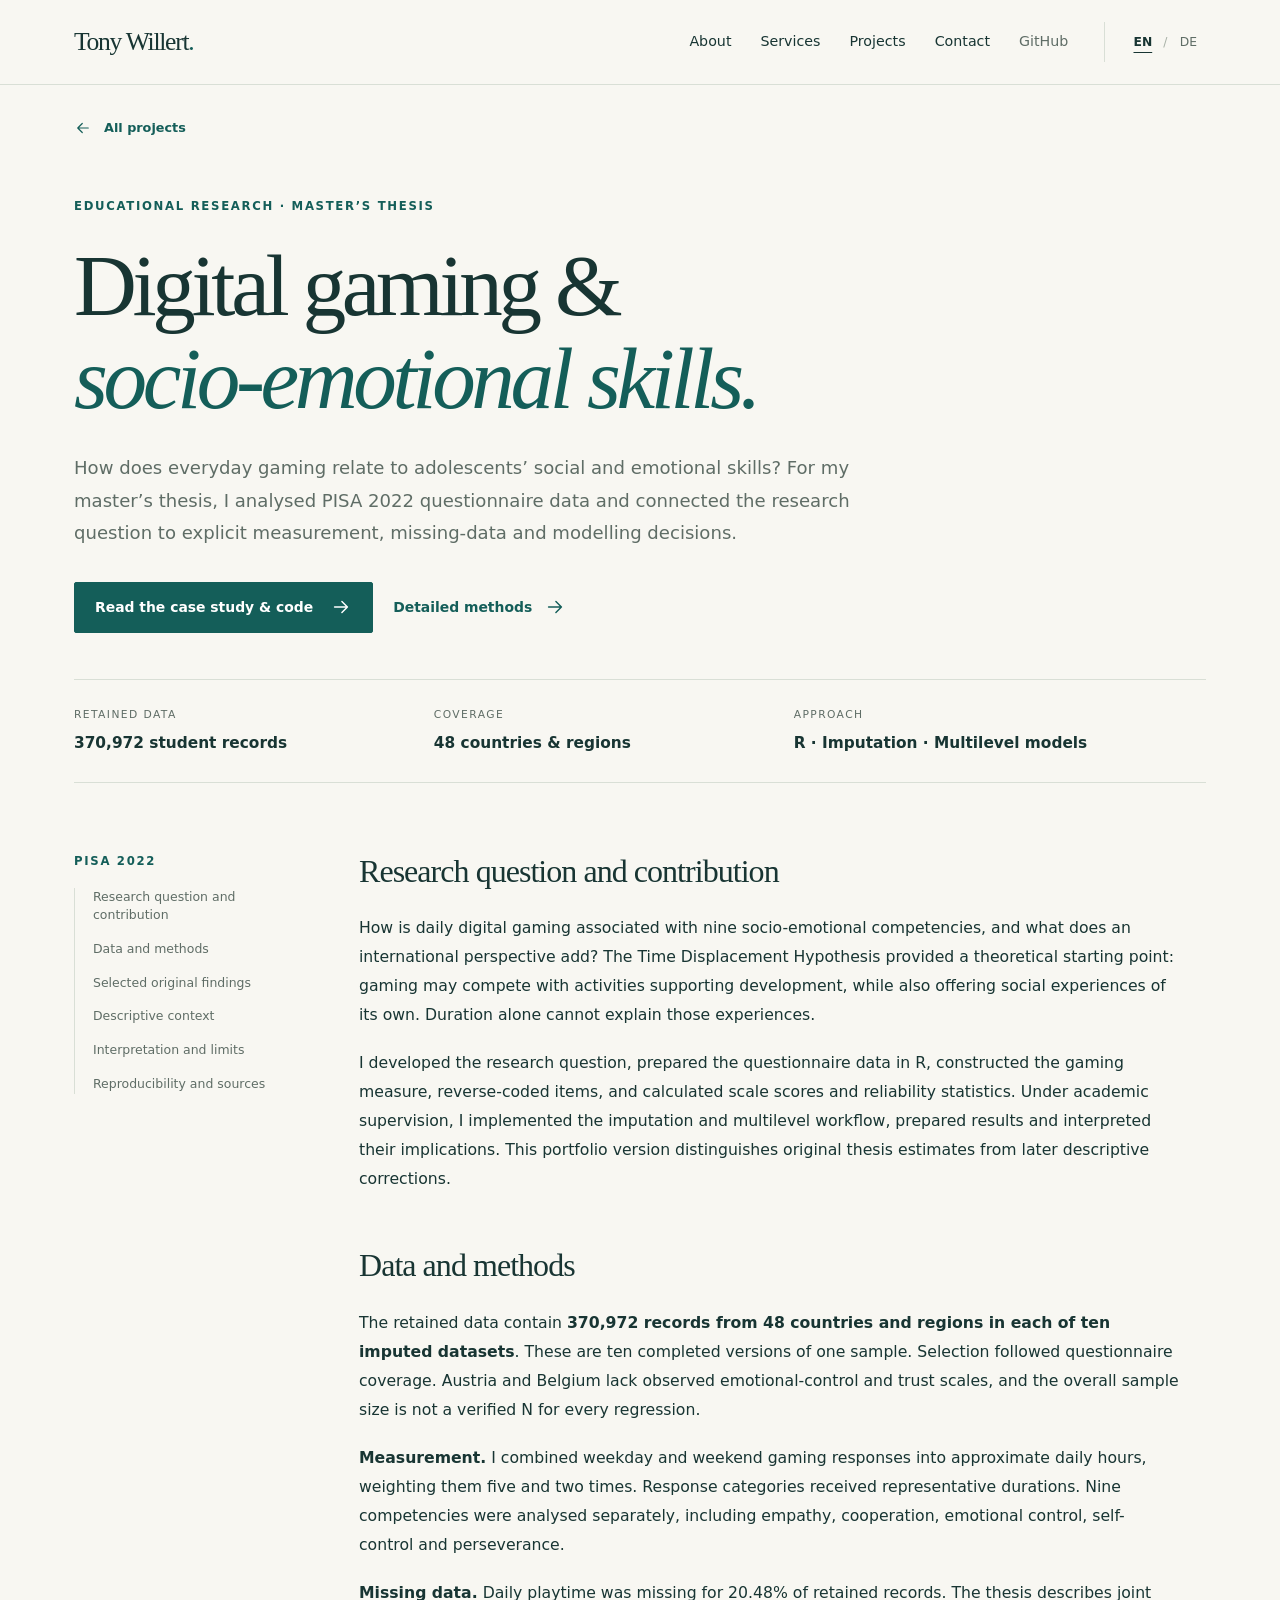
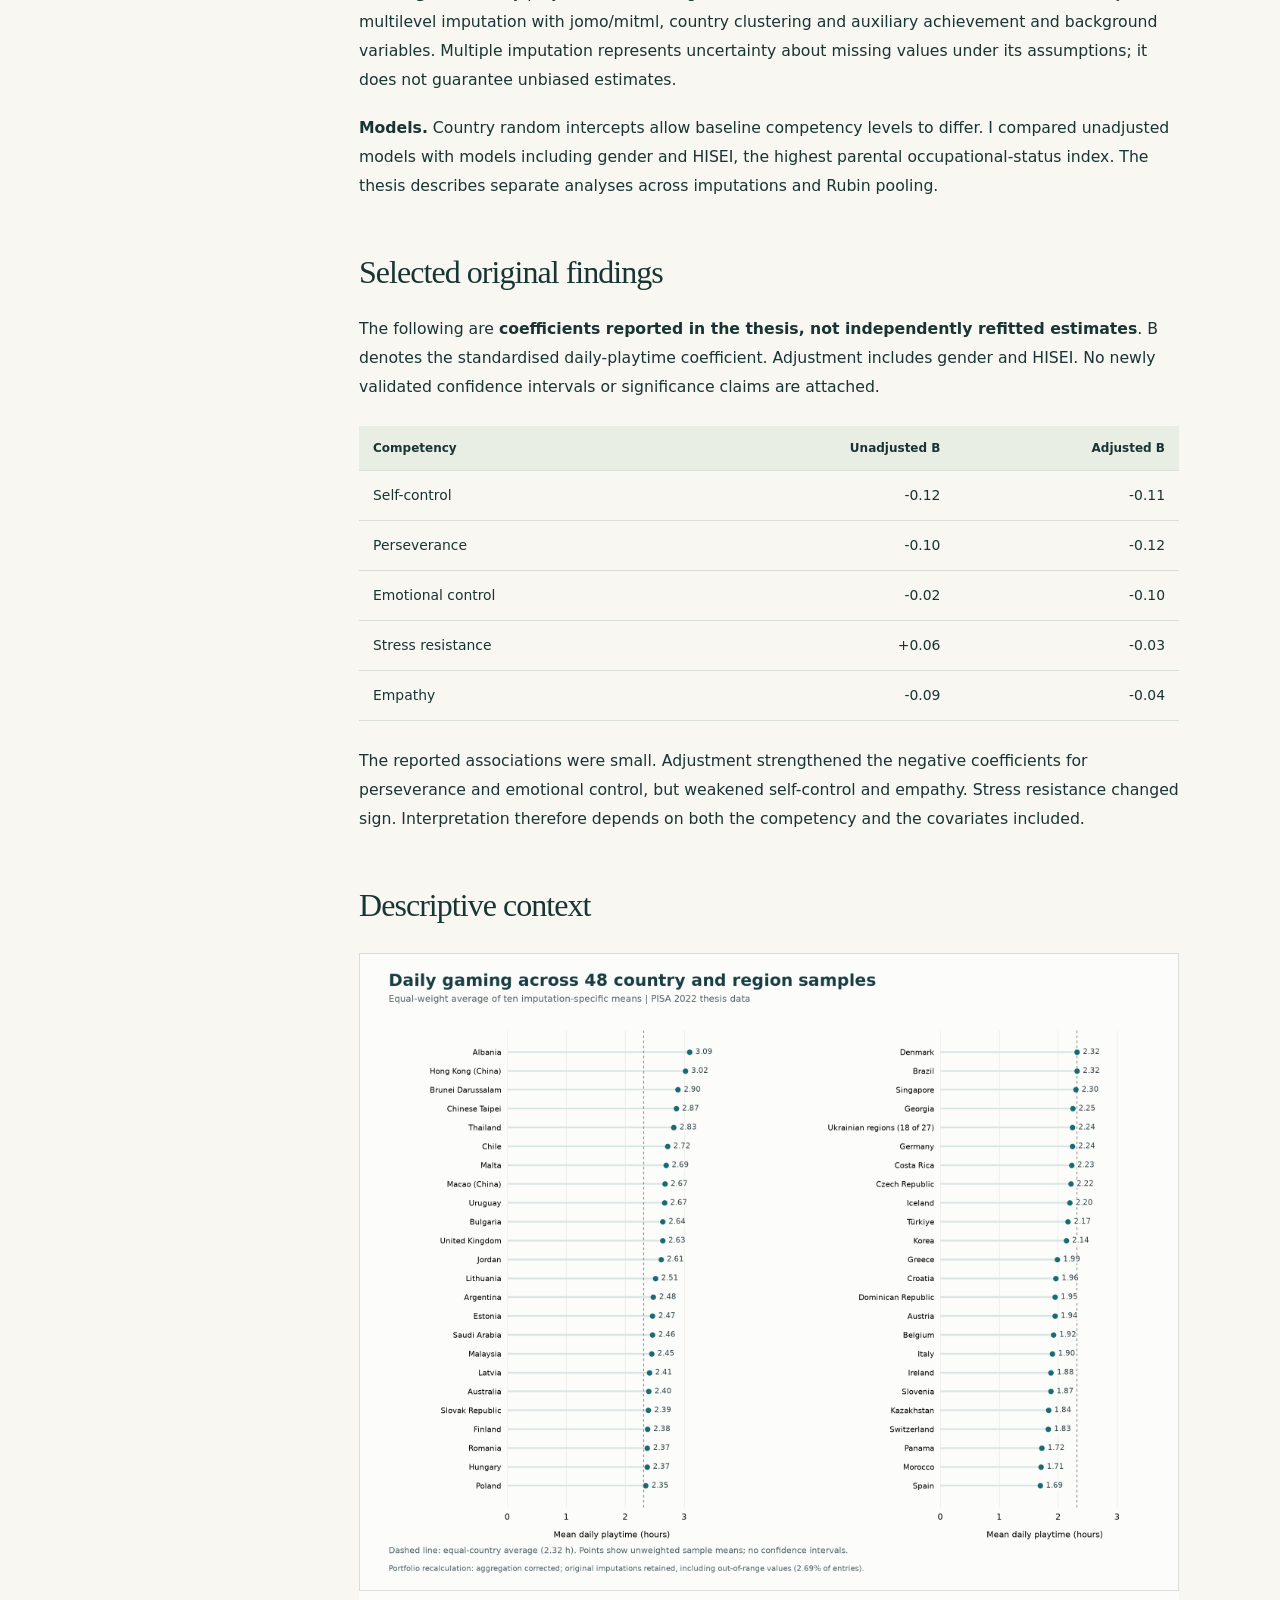
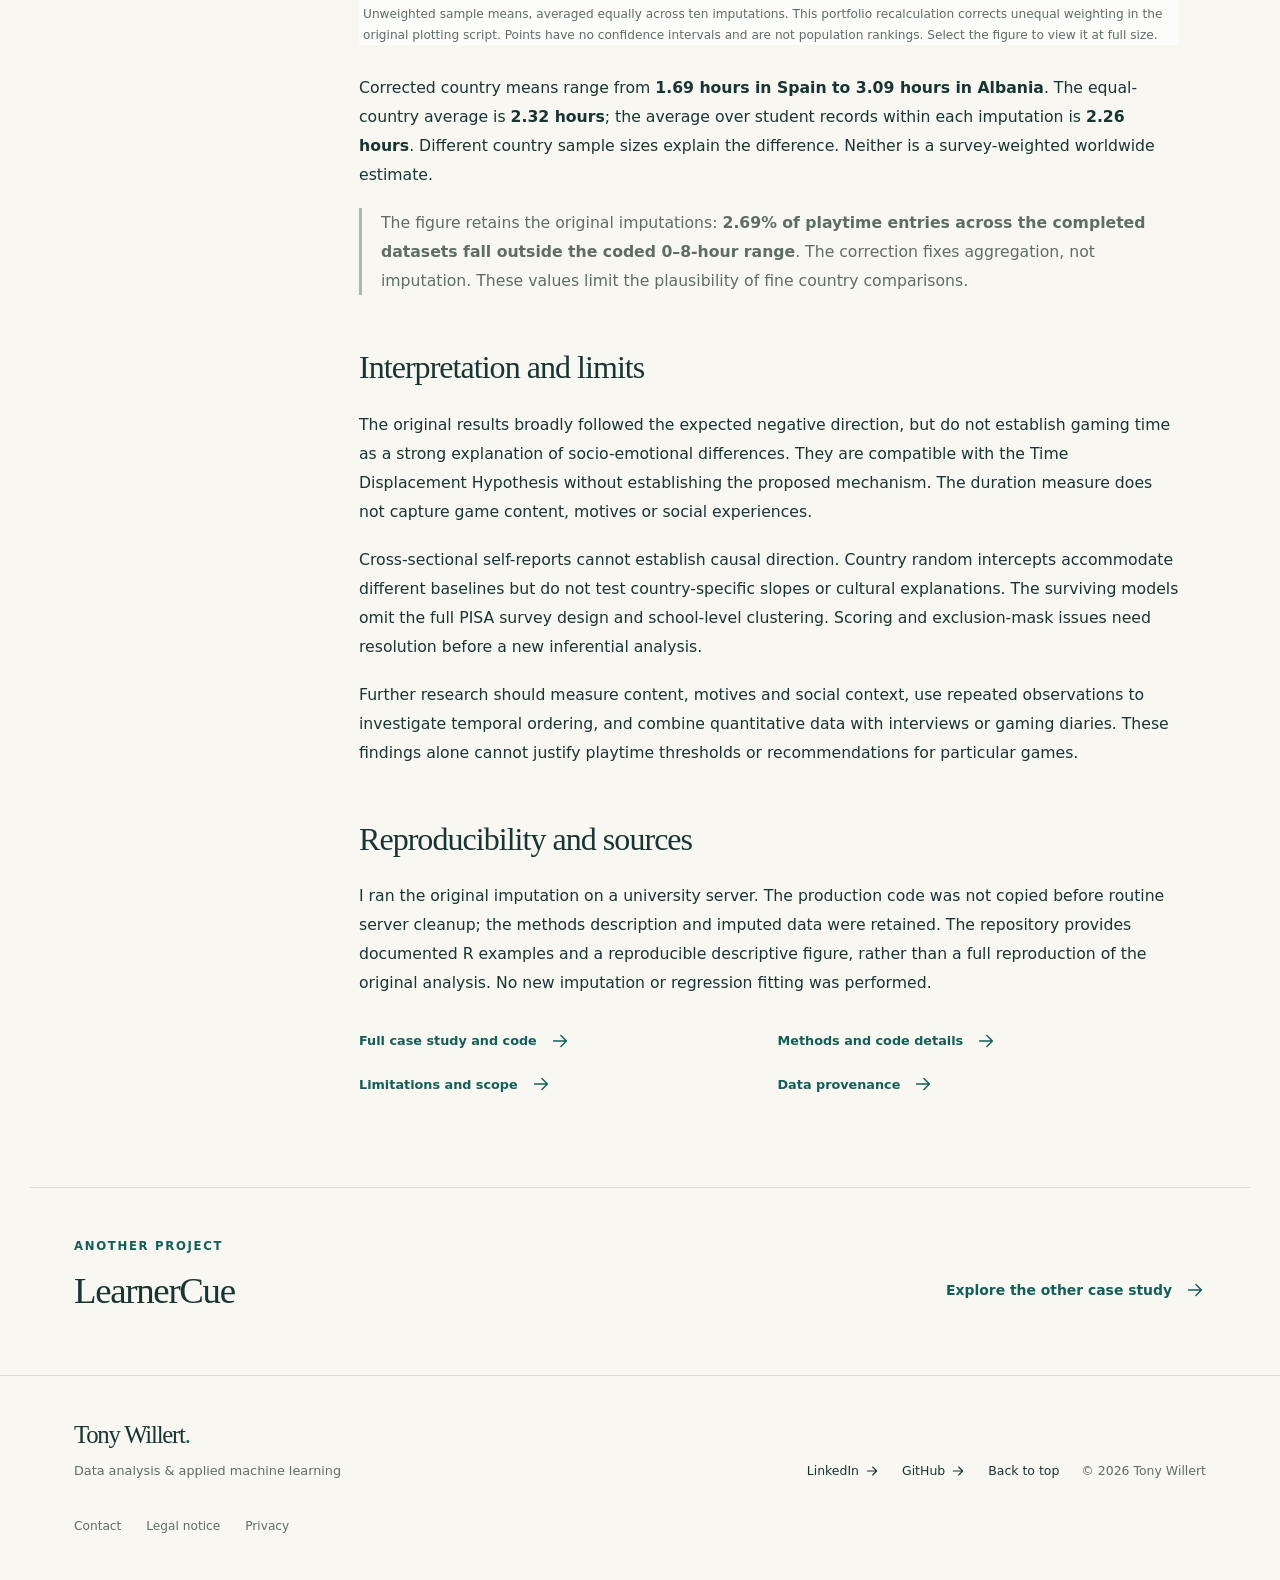
<file: projects/pisa2022/index.html>
<!doctype html>
<html lang="en"><head><meta charset="utf-8"><meta name="viewport" content="width=device-width, initial-scale=1">
<meta name="theme-color" content="#123d3b"><meta name="referrer" content="no-referrer"><meta name="description" content="A PISA 2022 master’s-thesis case study: research question, R-based preparation, multiple imputation, multilevel modelling and carefully scoped findings.">
<title>Gaming & socio-emotional skills | Tony Willert</title><link rel="canonical" href="https://tonywillert.github.io/Portfolio/projects/pisa2022/">
<link rel="icon" type="image/svg+xml" href="../../assets/favicon.svg"><link rel="stylesheet" href="../../assets/site.css?v=b70182a6d7">
<script src="../../assets/translations.js?v=b4c41ecc4e" defer></script><script src="../../assets/site.js?v=a343d723be" defer></script>
</head><body id="top" data-page="pisa2022" data-base="../../"><a class="skip-link" href="#main"><span data-i18n-html="skip">Skip to content</span></a><header class="site-header"><div class="header-inner"><a href="../../" class="wordmark" data-local="" aria-label="Tony Willert — home" data-i18n-label="brand.label">Tony Willert<span class="wordmark-dot" aria-hidden="true">.</span></a><nav class="site-nav" aria-label="Main navigation" data-i18n-label="nav.label"><a class="nav-secondary" href="../../#about" data-local="#about"><span data-i18n-html="nav.about">About</span></a><a class="nav-secondary" href="../../#services" data-local="#services"><span data-i18n-html="nav.services">Services</span></a><a href="../../#projects" data-local="#projects"><span data-i18n-html="nav.projects">Projects</span></a><a class="nav-secondary" href="../../#contact" data-local="#contact"><span data-i18n-html="nav.contact">Contact</span></a><a class="nav-secondary github-nav" href="https://github.com/TonyWillert">GitHub</a></nav><div class="language-switch" role="group" aria-label="Language / Sprache"><button type="button" data-language="en" lang="en" aria-label="Switch to English" aria-pressed="true">EN</button><span aria-hidden="true">/</span><button type="button" data-language="de" lang="de" aria-label="Auf Deutsch wechseln" aria-pressed="false">DE</button></div></div></header><main id="main"><div class="container project-breadcrumb"><a class="back-link" href="../../#projects" data-local="#projects"><span data-i18n-html="nav.all">All projects</span><svg aria-hidden="true" viewBox="0 0 24 24" fill="none"><path d="M5 12h14m-6-6 6 6-6 6" stroke="currentColor" stroke-width="1.6" stroke-linecap="round" stroke-linejoin="round"/></svg></a></div><section class="project-hero container"><p data-i18n-html="pisa.type" class="eyebrow">Educational research · Master’s thesis</p><h1 data-i18n-html="pisa.heading" class="project-title">Digital gaming &<br><em>socio-emotional skills.</em></h1><p data-i18n-html="pisa.intro" class="project-lead">How does everyday gaming relate to adolescents’ social and emotional skills? For my master’s thesis, I analysed PISA 2022 questionnaire data and connected the research question to explicit measurement, missing-data and modelling decisions.</p><div class="actions"><a class="button primary" href="https://github.com/TonyWillert/pisa2022-gaming-socioemotional"><span data-i18n-html="pisa.repo">Read the case study & code</span><svg aria-hidden="true" viewBox="0 0 24 24" fill="none"><path d="M5 12h14m-6-6 6 6-6 6" stroke="currentColor" stroke-width="1.6" stroke-linecap="round" stroke-linejoin="round"/></svg></a><a class="text-link" href="https://github.com/TonyWillert/pisa2022-gaming-socioemotional/blob/main/docs/methods.md"><span data-i18n-html="pisa.methods">Detailed methods</span><svg aria-hidden="true" viewBox="0 0 24 24" fill="none"><path d="M5 12h14m-6-6 6 6-6 6" stroke="currentColor" stroke-width="1.6" stroke-linecap="round" stroke-linejoin="round"/></svg></a></div><dl class="project-facts"><div><dt data-i18n-html="pisa.fact1label">Retained data</dt><dd data-i18n-html="pisa.fact1">370,972 student records</dd></div><div><dt data-i18n-html="pisa.fact2label">Coverage</dt><dd data-i18n-html="pisa.fact2">48 countries & regions</dd></div><div><dt data-i18n-html="pisa.fact3label">Approach</dt><dd data-i18n-html="pisa.fact3">R · Imputation · Multilevel models</dd></div></dl></section><div class="container case-layout"><aside class="case-aside"><p class="eyebrow">PISA 2022</p><nav aria-label="Project contents" data-i18n-label="project.contents"><a href="#section-1"><span data-i18n-html="pisa.s1">Research question and contribution</span></a><a href="#section-2"><span data-i18n-html="pisa.s2">Data and methods</span></a><a href="#section-3"><span data-i18n-html="pisa.s3">Selected original findings</span></a><a href="#section-4"><span data-i18n-html="pisa.s4">Descriptive context</span></a><a href="#section-5"><span data-i18n-html="pisa.s5">Interpretation and limits</span></a><a href="#section-6"><span data-i18n-html="pisa.s6">Reproducibility and sources</span></a></nav></aside><article class="case-body"><section id="section-1" class="case-section"><h2 data-i18n-html="pisa.s1">Research question and contribution</h2><p data-i18n-html="pisa.p1">How is daily digital gaming associated with nine socio-emotional competencies, and what does an international perspective add? The Time Displacement Hypothesis provided a theoretical starting point: gaming may compete with activities supporting development, while also offering social experiences of its own. Duration alone cannot explain those experiences.</p><p data-i18n-html="pisa.p2">I developed the research question, prepared the questionnaire data in R, constructed the gaming measure, reverse-coded items, and calculated scale scores and reliability statistics. Under academic supervision, I implemented the imputation and multilevel workflow, prepared results and interpreted their implications. This portfolio version distinguishes original thesis estimates from later descriptive corrections.</p></section><section id="section-2" class="case-section"><h2 data-i18n-html="pisa.s2">Data and methods</h2><p data-i18n-html="pisa.p3">The retained data contain <strong>370,972 records from 48 countries and regions in each of ten imputed datasets</strong>. These are ten completed versions of one sample. Selection followed questionnaire coverage. Austria and Belgium lack observed emotional-control and trust scales, and the overall sample size is not a verified N for every regression.</p><p data-i18n-html="pisa.p4"><strong>Measurement.</strong> I combined weekday and weekend gaming responses into approximate daily hours, weighting them five and two times. Response categories received representative durations. Nine competencies were analysed separately, including empathy, cooperation, emotional control, self-control and perseverance.</p><p data-i18n-html="pisa.p5"><strong>Missing data.</strong> Daily playtime was missing for 20.48% of retained records. The thesis describes joint multilevel imputation with jomo/mitml, country clustering and auxiliary achievement and background variables. Multiple imputation represents uncertainty about missing values under its assumptions; it does not guarantee unbiased estimates.</p><p data-i18n-html="pisa.p6"><strong>Models.</strong> Country random intercepts allow baseline competency levels to differ. I compared unadjusted models with models including gender and HISEI, the highest parental occupational-status index. The thesis describes separate analyses across imputations and Rubin pooling.</p></section><section id="section-3" class="case-section"><h2 data-i18n-html="pisa.s3">Selected original findings</h2><p data-i18n-html="pisa.p7">The following are <strong>coefficients reported in the thesis, not independently refitted estimates</strong>. B denotes the standardised daily-playtime coefficient. Adjustment includes gender and HISEI. No newly validated confidence intervals or significance claims are attached.</p><div class="table-wrap"><table><thead><tr><th data-i18n-html="pisa.th1" scope="col">Competency</th><th data-i18n-html="pisa.th2" scope="col">Unadjusted B</th><th data-i18n-html="pisa.th3" scope="col">Adjusted B</th></tr></thead><tbody><tr><th data-i18n-html="pisa.out1" scope="row">Self-control</th><td data-number="-0.12" data-digits="2" data-unit="" data-sign="true">−0.12</td><td data-number="-0.11" data-digits="2" data-unit="" data-sign="true">−0.11</td></tr><tr><th data-i18n-html="pisa.out2" scope="row">Perseverance</th><td data-number="-0.10" data-digits="2" data-unit="" data-sign="true">−0.10</td><td data-number="-0.12" data-digits="2" data-unit="" data-sign="true">−0.12</td></tr><tr><th data-i18n-html="pisa.out3" scope="row">Emotional control</th><td data-number="-0.02" data-digits="2" data-unit="" data-sign="true">−0.02</td><td data-number="-0.10" data-digits="2" data-unit="" data-sign="true">−0.10</td></tr><tr><th data-i18n-html="pisa.out4" scope="row">Stress resistance</th><td data-number="+0.06" data-digits="2" data-unit="" data-sign="true">+0.06</td><td data-number="-0.03" data-digits="2" data-unit="" data-sign="true">−0.03</td></tr><tr><th data-i18n-html="pisa.out5" scope="row">Empathy</th><td data-number="-0.09" data-digits="2" data-unit="" data-sign="true">−0.09</td><td data-number="-0.04" data-digits="2" data-unit="" data-sign="true">−0.04</td></tr></tbody></table></div><p data-i18n-html="pisa.p8">The reported associations were small. Adjustment strengthened the negative coefficients for perseverance and emotional control, but weakened self-control and empathy. Stress resistance changed sign. Interpretation therefore depends on both the competency and the covariates included.</p></section><section id="section-4" class="case-section"><h2 data-i18n-html="pisa.s4">Descriptive context</h2><figure class="research-figure"><a href="../../assets/pisa2022-daily-playtime.png"><img src="../../assets/pisa2022-daily-playtime.png" alt="Descriptive daily gaming means for 48 country and region samples, averaged equally across ten imputations." data-i18n-alt="image.pisa" class="" loading="lazy" decoding="async"></a><figcaption data-i18n-html="pisa.caption">Unweighted sample means, averaged equally across ten imputations. This portfolio recalculation corrects unequal weighting in the original plotting script. Points have no confidence intervals and are not population rankings. Select the figure to view it at full size.</figcaption></figure><p data-i18n-html="pisa.p9">Corrected country means range from <strong>1.69 hours in Spain to 3.09 hours in Albania</strong>. The equal-country average is <strong>2.32 hours</strong>; the average over student records within each imputation is <strong>2.26 hours</strong>. Different country sample sizes explain the difference. Neither is a survey-weighted worldwide estimate.</p><p data-i18n-html="pisa.p10" class="evidence-note">The figure retains the original imputations: <strong>2.69% of playtime entries across the completed datasets fall outside the coded 0–8-hour range</strong>. The correction fixes aggregation, not imputation. These values limit the plausibility of fine country comparisons.</p></section><section id="section-5" class="case-section"><h2 data-i18n-html="pisa.s5">Interpretation and limits</h2><p data-i18n-html="pisa.p11">The original results broadly followed the expected negative direction, but do not establish gaming time as a strong explanation of socio-emotional differences. They are compatible with the Time Displacement Hypothesis without establishing the proposed mechanism. The duration measure does not capture game content, motives or social experiences.</p><p data-i18n-html="pisa.p12">Cross-sectional self-reports cannot establish causal direction. Country random intercepts accommodate different baselines but do not test country-specific slopes or cultural explanations. The surviving models omit the full PISA survey design and school-level clustering. Scoring and exclusion-mask issues need resolution before a new inferential analysis.</p><p data-i18n-html="pisa.p13">Further research should measure content, motives and social context, use repeated observations to investigate temporal ordering, and combine quantitative data with interviews or gaming diaries. These findings alone cannot justify playtime thresholds or recommendations for particular games.</p></section><section id="section-6" class="case-section"><h2 data-i18n-html="pisa.s6">Reproducibility and sources</h2><p data-i18n-html="pisa.p14">I ran the original imputation on a university server. The production code was not copied before routine server cleanup; the methods description and imputed data were retained. The repository provides documented R examples and a reproducible descriptive figure, rather than a full reproduction of the original analysis. No new imputation or regression fitting was performed.</p></section><ul class="source-links"><li><a class="text-link" href="https://github.com/TonyWillert/pisa2022-gaming-socioemotional"><span data-i18n-html="pisa.source1">Full case study and code</span><svg aria-hidden="true" viewBox="0 0 24 24" fill="none"><path d="M5 12h14m-6-6 6 6-6 6" stroke="currentColor" stroke-width="1.6" stroke-linecap="round" stroke-linejoin="round"/></svg></a></li><li><a class="text-link" href="https://github.com/TonyWillert/pisa2022-gaming-socioemotional/blob/main/docs/methods.md"><span data-i18n-html="pisa.source2">Methods and code details</span><svg aria-hidden="true" viewBox="0 0 24 24" fill="none"><path d="M5 12h14m-6-6 6 6-6 6" stroke="currentColor" stroke-width="1.6" stroke-linecap="round" stroke-linejoin="round"/></svg></a></li><li><a class="text-link" href="https://github.com/TonyWillert/pisa2022-gaming-socioemotional/blob/main/docs/limitations.md"><span data-i18n-html="pisa.source3">Limitations and scope</span><svg aria-hidden="true" viewBox="0 0 24 24" fill="none"><path d="M5 12h14m-6-6 6 6-6 6" stroke="currentColor" stroke-width="1.6" stroke-linecap="round" stroke-linejoin="round"/></svg></a></li><li><a class="text-link" href="https://github.com/TonyWillert/pisa2022-gaming-socioemotional/blob/main/data/README.md"><span data-i18n-html="pisa.source4">Data provenance</span><svg aria-hidden="true" viewBox="0 0 24 24" fill="none"><path d="M5 12h14m-6-6 6 6-6 6" stroke="currentColor" stroke-width="1.6" stroke-linecap="round" stroke-linejoin="round"/></svg></a></li></ul></article></div><section class="next-project container"><p data-i18n-html="project.next" class="eyebrow">Another project</p><div><h2 data-i18n-html="home.card1title">LearnerCue</h2><a class="text-link" href="../../projects/learnercue/" data-local="projects/learnercue/"><span data-i18n-html="project.more">Explore the other case study</span><svg aria-hidden="true" viewBox="0 0 24 24" fill="none"><path d="M5 12h14m-6-6 6 6-6 6" stroke="currentColor" stroke-width="1.6" stroke-linecap="round" stroke-linejoin="round"/></svg></a></div></section></main><footer class="site-footer"><div class="footer-inner"><div><a class="wordmark" href="../../" data-local="">Tony Willert<span class="wordmark-dot" aria-hidden="true">.</span></a><p data-i18n-html="footer.role">Data analysis & applied machine learning</p></div><div class="footer-links"><a href="https://www.linkedin.com/in/tw25/">LinkedIn <svg aria-hidden="true" viewBox="0 0 24 24" fill="none"><path d="M5 12h14m-6-6 6 6-6 6" stroke="currentColor" stroke-width="1.6" stroke-linecap="round" stroke-linejoin="round"/></svg></a><a href="https://github.com/TonyWillert">GitHub <svg aria-hidden="true" viewBox="0 0 24 24" fill="none"><path d="M5 12h14m-6-6 6 6-6 6" stroke="currentColor" stroke-width="1.6" stroke-linecap="round" stroke-linejoin="round"/></svg></a><a href="#top"><span data-i18n-html="footer.top">Back to top</span></a><span class="copyright">© 2026 Tony Willert</span></div></div><div class="footer-legal container"><a class="footer-legal-link" href="../../#contact" data-local="#contact"><span data-i18n-html="footer.contact">Contact</span><svg aria-hidden="true" viewBox="0 0 24 24" fill="none"><path d="M5 12h14m-6-6 6 6-6 6" stroke="currentColor" stroke-width="1.6" stroke-linecap="round" stroke-linejoin="round"/></svg></a><a class="footer-legal-link" href="../../imprint/" data-local="imprint/"><span data-i18n-html="footer.imprint">Legal notice</span><svg aria-hidden="true" viewBox="0 0 24 24" fill="none"><path d="M5 12h14m-6-6 6 6-6 6" stroke="currentColor" stroke-width="1.6" stroke-linecap="round" stroke-linejoin="round"/></svg></a><a class="footer-legal-link" href="../../privacy/" data-local="privacy/"><span data-i18n-html="footer.privacy">Privacy</span><svg aria-hidden="true" viewBox="0 0 24 24" fill="none"><path d="M5 12h14m-6-6 6 6-6 6" stroke="currentColor" stroke-width="1.6" stroke-linecap="round" stroke-linejoin="round"/></svg></a></div></footer></body></html>
</file>
<file: assets/site.css>
:root{--paper:#f8f7f2;--white:#fff;--ink:#183533;--muted:#5f6d66;--teal:#145e59;--line:#d9dfd6;--soft:#e9eee5;--serif:Georgia,'Times New Roman',serif;--sans:Inter,ui-sans-serif,system-ui,-apple-system,BlinkMacSystemFont,'Segoe UI',sans-serif}
*{box-sizing:border-box}html{scroll-behavior:smooth;scroll-padding-top:105px}body{margin:0;background:var(--paper);color:var(--ink);font:16px/1.65 var(--sans);-webkit-font-smoothing:antialiased}a{color:inherit;text-decoration-thickness:1px;text-underline-offset:4px}button{font:inherit}img,video{max-width:100%;height:auto;display:block}button,a{-webkit-tap-highlight-color:transparent}button:focus-visible,a:focus-visible{outline:3px solid #bc7928;outline-offset:5px}::selection{background:#cde5d9}p{margin:0 0 1.2em}h1,h2,h3{line-height:1.12;letter-spacing:-.035em;margin:0}h1,h2{font-family:var(--serif);font-weight:400}em{font-weight:400;color:var(--teal)}h1{font-size:clamp(3.4rem,5.4vw,5.4rem);line-height:1.08;letter-spacing:-.05em}h2{font-size:clamp(2.35rem,4vw,3.6rem)}h3{font-size:1.3rem;font-weight:600}strong{font-weight:650}svg{width:22px;height:22px;flex:0 0 auto;vertical-align:middle}.container{max-width:1220px;padding-left:44px;padding-right:44px;margin:0 auto}.eyebrow{font-size:.73rem;letter-spacing:.145em;text-transform:uppercase;font-weight:650;color:var(--teal);line-height:1.6;margin-bottom:23px}.section{padding-top:96px;padding-bottom:96px;scroll-margin-top:85px}.site-header{position:sticky;top:0;z-index:20;background:rgba(248,247,242,.97);border-bottom:1px solid var(--line)}.header-inner{max-width:1220px;margin:auto;padding:22px 44px;display:flex;align-items:center;gap:36px;min-height:82px}.wordmark{font-family:var(--serif);font-size:1.6rem;letter-spacing:-.05em;line-height:1.2;text-decoration:none;white-space:nowrap}.wordmark-dot{color:var(--teal)}.site-nav{display:flex;align-items:center;gap:29px;margin-left:auto;font-size:.89rem}.site-nav a{text-decoration:none}.site-nav a:hover{color:var(--teal);text-decoration:underline}.github-nav{color:var(--muted)}.language-switch{display:flex;gap:3px;align-items:center;font-size:.77rem;letter-spacing:.04em;border-left:1px solid var(--line);padding-left:20px}.language-switch button{border:0;background:transparent;color:var(--muted);min-width:35px;min-height:40px;cursor:pointer;padding:6px;font-size:inherit}.language-switch button[aria-pressed=true]{color:var(--ink);font-weight:750;text-decoration:underline;text-underline-offset:6px}.language-switch>span{color:#a8b1a7}.skip-link{position:fixed;left:20px;top:-100px;z-index:30;background:var(--ink);color:white;padding:10px 18px;border-radius:3px}.skip-link:focus{top:10px}.hero{display:grid;grid-template-columns:minmax(0,1fr) 225px;gap:80px;align-items:center;padding-top:96px;padding-bottom:106px}.hero-copy{max-width:810px}.hero-intro{max-width:650px;margin-top:29px;font-size:1.13rem;line-height:1.75;color:var(--muted)}.actions{display:flex;align-items:center;flex-wrap:wrap;gap:20px;margin-top:32px}.button{display:inline-flex;gap:17px;align-items:center;justify-content:space-between;padding:13px 20px;text-decoration:none;border:1px solid var(--teal);font-size:.87rem;font-weight:600;min-height:49px;border-radius:2px;transition:background .16s,color .16s}.button.primary{background:var(--teal);color:var(--white)}.button.primary:hover{background:#0e4844}.button.secondary{background:transparent;color:var(--teal)}.button.secondary:hover{background:var(--soft)}.text-link,.back-link{display:inline-flex;gap:12px;align-items:center;text-decoration:none;font-size:.87rem;font-weight:600;color:var(--teal)}.text-link:hover span,.back-link:hover span{text-decoration:underline}.profile-notes{border-left:1px solid var(--line);padding-left:29px}.profile-notes dl{margin:0}.profile-notes dl>div+div{margin-top:35px}.profile-notes dt{color:var(--muted);text-transform:uppercase;letter-spacing:.12em;font-size:.65rem;margin-bottom:8px}.profile-notes dd{margin:0;font-size:1.08rem;line-height:1.4;font-weight:550}.profile-notes dd.note-detail{font-size:.78rem;line-height:1.6;font-weight:400;margin-top:7px;color:var(--muted)}.about-section{background:var(--soft);border-block:1px solid var(--line)}.about-grid{display:grid;grid-template-columns:1fr 1.75fr;gap:85px}.about-copy{max-width:720px}.lead{font-size:1.2rem;line-height:1.7}.about-copy>p:not(.lead){color:var(--muted)}.capabilities{display:grid;grid-template-columns:1fr 1fr;gap:30px 38px;margin-top:38px}.capabilities>div{border-top:1px solid #c7d2c4;padding-top:19px}.capabilities h3{font-family:var(--sans);font-size:.97rem;line-height:1.45;letter-spacing:-.015em;margin-bottom:7px}.capabilities p{color:var(--muted);font-size:.87rem;line-height:1.65;margin-bottom:0}.section-heading{display:flex;gap:70px;align-items:flex-start;margin-bottom:42px}.section-heading h2{max-width:540px;flex:1.2}.section-heading>p{max-width:390px;flex:1;color:var(--muted);font-size:1rem;margin:4px 0 0}.project-grid{display:grid;grid-template-columns:1fr 1fr;gap:34px}.project-card{display:block;color:var(--ink);text-decoration:none;border-bottom:1px solid var(--line);padding-bottom:25px;scroll-margin-top:110px}.project-image{height:270px;border:1px solid var(--line);display:flex;align-items:center;justify-content:center;overflow:hidden;background:#eef1eb;transition:background .18s,border-color .18s}.project-image-1{background:#dfeae6;padding:22px}.project-image-2{background:#f1f1eb;padding:15px}.project-image img{object-fit:contain;width:100%;height:100%;transition:transform .2s}.project-card:hover .project-image{border-color:#7ba297}.project-card:hover .project-image img{transform:scale(1.02)}.project-copy{padding-top:25px}.project-copy .eyebrow{margin-bottom:10px;font-size:.66rem}.project-copy h3{font-family:var(--serif);font-size:2rem;font-weight:400;letter-spacing:-.04em;line-height:1.18;min-height:76px;max-width:440px}.project-summary{color:var(--muted);font-size:.94rem;line-height:1.75;min-height:98px;margin-top:14px}.card-bottom{display:flex;align-items:center;gap:16px;margin-top:22px;justify-content:space-between}.project-tools{font-size:.73rem;color:var(--muted)}.card-arrow{display:flex;align-items:center;justify-content:center;width:39px;height:39px;border:1px solid var(--line);border-radius:50%;transition:background .15s}.project-card:hover .card-arrow{background:var(--teal);color:white;border-color:var(--teal)}.card-cta{display:block;font-size:.8rem;font-weight:650;color:var(--teal);margin-top:14px}.site-footer{border-top:1px solid var(--line);padding:44px 0 36px}.footer-inner{max-width:1220px;margin:auto;padding:0 44px;display:flex;justify-content:space-between;gap:40px;align-items:end}.footer-inner .wordmark{font-size:1.55rem}.footer-inner p{font-size:.8rem;color:var(--muted);margin:9px 0 0}.footer-links{display:flex;gap:22px;align-items:center;font-size:.78rem}.footer-links a{display:inline-flex;gap:5px;align-items:center;text-decoration:none}.footer-links a:hover{text-decoration:underline}.footer-links svg{width:16px;height:16px}.copyright{color:var(--muted)}.project-breadcrumb{padding-top:32px}.back-link{font-size:.8rem}.back-link svg{order:-1;transform:rotate(180deg);width:18px}.project-hero{padding-top:50px;padding-bottom:0}.project-title{font-size:clamp(3.5rem,6.8vw,6.4rem);max-width:1060px;line-height:1.07}.project-subtitle{font-family:var(--serif);font-size:clamp(1.5rem,3.2vw,2.5rem);letter-spacing:-.025em;margin:17px 0 0;line-height:1.25;color:var(--teal)}.project-lead{max-width:820px;font-size:1.13rem;color:var(--muted);line-height:1.8;margin-top:27px}.project-facts{display:grid;grid-template-columns:1fr 1fr 1.25fr;gap:30px;border-top:1px solid var(--line);border-bottom:1px solid var(--line);padding:26px 0;margin:46px 0 0}.project-facts dt{font-size:.67rem;letter-spacing:.13em;text-transform:uppercase;color:var(--muted);margin-bottom:7px}.project-facts dd{margin:0;font-size:.96rem;font-weight:550}.case-layout{display:grid;grid-template-columns:205px minmax(0,1fr);gap:80px;padding-top:69px;padding-bottom:90px;align-items:start}.case-aside{position:sticky;top:119px;max-width:210px}.case-aside .eyebrow{margin-bottom:17px}.case-aside nav{display:flex;flex-direction:column;gap:15px;border-left:1px solid var(--line);padding-left:18px}.case-aside a{font-size:.78rem;text-decoration:none;color:var(--muted);line-height:1.5}.case-aside a:hover{color:var(--teal);text-decoration:underline}.case-body{max-width:820px;min-width:0}.case-section{scroll-margin-top:110px}.case-section+.case-section{margin-top:53px}.case-section h2{font-size:2rem;margin-bottom:23px;line-height:1.2;letter-spacing:-.03em}.case-section p{font-size:.98rem;line-height:1.85;margin-bottom:19px}.workflow-list,.evidence-list{padding-left:22px;margin:0}.workflow-list li,.evidence-list li{font-size:.96rem;line-height:1.85;margin:0 0 18px;padding-left:9px}.result-summary{display:grid;grid-template-columns:1fr 1fr;margin:30px 0 27px;border-block:1px solid var(--line);gap:0}.result-summary>div{padding:23px 18px 23px 0}.result-summary dt{font-size:.75rem;color:var(--muted);max-width:200px;line-height:1.55}.result-summary dd{font-family:var(--serif);font-size:2.6rem;line-height:1.2;margin:8px 0 0;letter-spacing:-.035em;color:var(--teal)}.evidence-note{border-left:3px solid #a7bcad;padding-left:19px;color:var(--muted)}.video-figure,.research-figure{margin:28px 0}.video-figure video{width:100%;background:#e9eee5;border:1px solid var(--line)}figcaption{font-size:.76rem;line-height:1.7;color:var(--muted);margin-top:13px}.research-figure{background:#fcfcfa}.research-figure img{width:100%;border:1px solid var(--line)}.research-figure figcaption{padding:0 4px}.table-wrap{overflow-x:auto;margin:25px 0}table{width:100%;border-collapse:collapse;font-size:.87rem}th,td{text-align:left;border-bottom:1px solid var(--line);padding:13px 14px;vertical-align:middle}thead th{background:var(--soft);font-size:.75rem;font-weight:650;line-height:1.5}tbody th{font-weight:500}td{font-variant-numeric:tabular-nums;text-align:right}thead th:not(:first-child){text-align:right}.source-links{list-style:none;padding:0;display:grid;grid-template-columns:1fr 1fr;gap:17px;margin:30px 0 0}.source-links .text-link{font-size:.8rem}.next-project{padding-top:49px;padding-bottom:64px;border-top:1px solid var(--line)}.next-project .eyebrow{margin-bottom:14px}.next-project>div{display:flex;align-items:center;justify-content:space-between;gap:40px}.next-project h2{font-size:2.3rem;max-width:630px}
@media(min-width:1500px){.hero{padding-top:115px;padding-bottom:120px}}
@media(max-width:1050px){.hero{grid-template-columns:minmax(0,1fr) 195px;gap:35px}.container,.header-inner,.footer-inner{padding-left:30px;padding-right:30px}.case-layout{grid-template-columns:165px minmax(0,1fr);gap:40px}.project-image{height:230px}.about-grid{gap:50px;grid-template-columns:.8fr 1.6fr}.section-heading{gap:40px}.footer-links{gap:15px}}
@media(max-width:760px){.header-inner{padding:14px 22px;gap:16px;min-height:72px}.wordmark{font-size:1.4rem}.site-nav{gap:15px;font-size:.81rem}.site-nav .nav-secondary{display:none}.language-switch{padding-left:12px;font-size:.73rem}.language-switch button{min-width:29px;min-height:40px}.container{padding-left:24px;padding-right:24px}.hero{padding-top:60px;padding-bottom:58px;display:block}.hero h1{font-size:clamp(2.9rem,9.1vw,4.5rem);max-width:650px}.hero-intro{font-size:1rem;margin-top:24px}.hero .actions{gap:24px 18px}.profile-notes{margin-top:42px;padding:25px 0 0;border-left:0;border-top:1px solid var(--line)}.profile-notes dl{display:grid;grid-template-columns:1fr 1fr;gap:24px}.profile-notes dl>div+div{margin-top:0}.profile-notes dl>div:last-child{display:none}.profile-notes dd{font-size:.95rem}.profile-notes dd.note-detail{font-size:.74rem}.section{padding-top:61px;padding-bottom:61px}.about-grid{display:block}.about-copy{margin-top:27px}.lead{font-size:1.08rem}.about-copy>p{font-size:.95rem}.capabilities{gap:24px;margin-top:27px}.capabilities h3{font-size:.9rem}.capabilities p{font-size:.82rem}.section-heading{display:block;margin-bottom:30px}.section-heading>p{max-width:none;margin-top:20px;font-size:.95rem}.project-grid{grid-template-columns:1fr;gap:43px}.project-image{height:auto;aspect-ratio:1.65}.project-copy{padding-top:22px}.project-copy h3{font-size:2rem;min-height:0}.project-summary{min-height:0;margin-top:13px;margin-bottom:0;font-size:.93rem}.card-bottom{margin-top:18px}.card-cta{margin-top:10px}.footer-inner{display:block;padding:0 24px}.footer-links{margin-top:25px;flex-wrap:wrap;font-size:.74rem;gap:20px}.site-footer{padding:33px 0}.project-breadcrumb{padding-top:24px}.project-hero{padding-top:35px}.project-title{font-size:clamp(2.8rem,9vw,4.4rem)}.project-subtitle{font-size:1.7rem;line-height:1.2}.project-lead{font-size:1rem;margin-top:23px}.actions{gap:15px}.button{font-size:.82rem;padding:12px 15px;gap:13px}.project-facts{grid-template-columns:1fr 1fr;padding:22px 0;gap:22px;margin-top:31px}.project-facts>div:last-child{grid-column:1/-1}.project-facts dd{font-size:.87rem}.case-layout{display:block;padding-top:37px;padding-bottom:55px}.case-aside{position:static;max-width:none;margin-bottom:37px;padding-bottom:22px;border-bottom:1px solid var(--line)}.case-aside>.eyebrow{display:none}.case-aside nav{flex-direction:row;flex-wrap:wrap;gap:12px 20px;padding-left:0;border-left:0}.case-aside a{font-size:.75rem}.case-section h2{font-size:1.8rem;margin-bottom:20px}.case-section p{font-size:.94rem;line-height:1.85}.case-section+.case-section{margin-top:39px}.workflow-list li,.evidence-list li{font-size:.92rem}.result-summary dd{font-size:2.3rem}.result-summary dt{font-size:.72rem}.result-summary>div{padding-top:18px;padding-bottom:18px}.source-links{grid-template-columns:1fr;gap:15px}.next-project{padding-top:32px;padding-bottom:42px}.next-project>div{display:block}.next-project h2{font-size:2rem;margin-bottom:23px}th,td{padding:11px 9px}thead th{font-size:.69rem}table{font-size:.8rem}}
@media(prefers-reduced-motion:reduce){html{scroll-behavior:auto}*,*::before,*::after{transition:none!important;animation:none!important}}

/* Profile portrait, background and motivation. */
.hero{grid-template-columns:minmax(0,1fr) 320px;gap:38px 70px;padding-top:76px;padding-bottom:72px}
.hero-portrait{margin:0;align-self:center}
.hero-portrait img{width:100%;height:auto;aspect-ratio:1;object-fit:cover;border:1px solid var(--line)}
.hero .profile-notes{grid-column:1/-1;border-left:0;border-top:1px solid var(--line);padding:26px 0 0;margin-top:10px}
.hero .profile-notes dl{display:grid;grid-template-columns:1fr 1fr 1fr;gap:40px}
.hero .profile-notes dl>div+div{margin-top:0}
.hero .profile-notes dd{font-size:1rem}
.hero .profile-notes dd.note-detail{font-size:.78rem}
.about-copy .about-subheading{font-size:1.05rem;font-weight:600;letter-spacing:-.015em;line-height:1.4;margin:32px 0 12px}
@media(max-width:1050px){.hero{grid-template-columns:minmax(0,1fr) 260px;gap:32px 40px}}
@media(max-width:760px){.hero{display:grid;grid-template-columns:minmax(0,1fr);gap:32px;padding-top:50px;padding-bottom:48px}.hero-portrait{width:min(100%,290px);justify-self:start}.hero .profile-notes{margin-top:0;padding-top:24px}.hero .profile-notes dl{grid-template-columns:1fr 1fr;gap:24px}.hero .profile-notes dl>div:last-child{display:block;grid-column:1/-1}.hero .profile-notes dd{font-size:.95rem}.hero .profile-notes dd.note-detail{font-size:.74rem}.about-copy .about-subheading{font-size:1rem;margin-top:28px}}

/* Contact and legal information. */
.site-header{background:var(--paper)}
.contact-section{background:var(--soft);border-top:1px solid var(--line)}
.contact-grid{display:grid;grid-template-columns:1.2fr 1fr;gap:90px;align-items:start}
.contact-copy h2{max-width:570px}
.contact-copy p{color:var(--muted);font-size:.98rem;max-width:570px}
.contact-copy .contact-intro{margin-top:28px;font-size:1.06rem}
.contact-copy .eyebrow{font-size:.73rem;color:var(--teal)}
.contact-email-address{display:inline-block;margin-top:24px;font-size:.85rem;overflow-wrap:anywhere;color:var(--teal)}
.contact-platforms{padding-top:9px}
.contact-platforms h3{font-size:1.1rem;letter-spacing:-.02em;margin-bottom:14px}
.contact-platforms>p{font-size:.9rem;color:var(--muted);margin-bottom:25px}
.contact-platform-link{display:flex;align-items:center;justify-content:space-between;gap:24px;border-top:1px solid #c7d2c4;padding:20px 2px;text-decoration:none}
.contact-platform-link:last-child{border-bottom:1px solid #c7d2c4}
.contact-platform-link:hover{color:var(--teal)}
.contact-platform-link strong{font-size:1.07rem;font-weight:600}
.platform-description{display:block;font-size:.8rem;color:var(--muted);margin-top:5px}
.footer-legal{display:flex;flex-wrap:wrap;gap:10px 25px;margin-top:26px;font-size:.76rem;color:var(--muted)}
.footer-legal-link{display:inline-flex;min-height:36px;align-items:center;text-decoration:none}
.footer-legal-link:hover{text-decoration:underline}
.footer-legal-link svg{display:none}
.legal-main{padding-bottom:84px}
.legal-header{max-width:850px;padding-top:45px;padding-bottom:47px}
.legal-title{font-size:clamp(3rem,5vw,4.8rem);line-height:1.12}
.legal-intro{color:var(--muted);font-size:1.08rem;margin-top:25px;max-width:760px}
.legal-updated{color:var(--muted);font-size:.8rem;margin:22px 0 0}
.legal-body{max-width:810px}
.legal-section{scroll-margin-top:110px}
.legal-section+.legal-section{margin-top:36px}
.legal-section h2{font-size:1.7rem;line-height:1.3;letter-spacing:-.02em;margin-bottom:17px;overflow-wrap:anywhere;hyphens:auto}
.legal-section p,.legal-section address{font-size:.97rem;line-height:1.85}
.legal-section address{font-style:normal;margin:0 0 18px}
.legal-section code{font-size:.84em;overflow-wrap:anywhere;background:var(--soft);padding:2px 4px;border-radius:2px}
.legal-section .vat-number{font-weight:600;letter-spacing:.04em}
.legal-sources{display:flex;flex-wrap:wrap;gap:16px 28px;margin-top:18px}
.legal-sources .text-link{font-size:.78rem}
@media(max-width:1050px){.contact-grid{gap:45px}}
@media(max-width:760px){.contact-grid{grid-template-columns:1fr;gap:38px}.contact-copy .contact-intro{font-size:1rem;margin-top:23px}.contact-copy p{font-size:.94rem}.contact-platforms{padding-top:0}.footer-legal{margin-top:22px;gap:4px 22px}.legal-header{padding-top:34px;padding-bottom:32px}.legal-title{font-size:2.8rem}.legal-intro{font-size:1rem}.legal-section h2{font-size:1.45rem}.legal-section p,.legal-section address{font-size:.94rem}.legal-main{padding-bottom:52px}}

/* Services, project contributions and collaboration. */
.services-section{border-bottom:1px solid var(--line)}
.service-row{display:grid;grid-template-columns:44px minmax(0,1.15fr) minmax(0,1fr);gap:36px;padding:32px 0;border-top:1px solid var(--line);align-items:start}
.service-row:last-child{padding-bottom:0}
.service-index,.step-index{font-family:var(--serif);font-size:1.7rem;line-height:1.25;color:var(--teal);font-variant-numeric:tabular-nums}
.service-copy h3{font-size:1.2rem;line-height:1.35;letter-spacing:-.02em;margin-bottom:14px;max-width:390px}
.service-copy p{font-size:.94rem;line-height:1.8;color:var(--muted);margin:0;max-width:460px}
.service-delivery dl{margin:2px 0 0}
.service-delivery dt,.project-details dt{font-size:.65rem;letter-spacing:.11em;text-transform:uppercase;font-weight:650;color:var(--teal);line-height:1.5;margin-bottom:9px}
.service-delivery dd{margin:0;font-size:.94rem;line-height:1.8}
.service-example{font-size:.78rem;line-height:1.5;margin-top:20px;max-width:100%}
.service-example span{min-width:0}
.service-example svg{width:18px;height:18px}
.project-summary{min-height:52px}
.project-details{display:grid;gap:17px;margin:22px 0 0}
.project-details>div{border-left:2px solid var(--line);padding-left:15px}
.project-details dt{margin-bottom:5px}
.project-details dd{margin:0;color:var(--muted);font-size:.87rem;line-height:1.7;max-width:470px}
.collaboration-section{border-top:1px solid var(--line)}
.collaboration-steps{display:grid;grid-template-columns:repeat(4,minmax(0,1fr));gap:30px;padding:0;margin:45px 0 0;list-style:none}
.collaboration-steps li{border-top:1px solid var(--line);padding-top:23px;min-width:0}
.collaboration-steps .step-index{display:block;margin-bottom:21px}
.collaboration-steps h3{font-size:1rem;line-height:1.4;letter-spacing:-.015em;margin-bottom:12px}
.collaboration-steps p{font-size:.88rem;line-height:1.8;color:var(--muted);margin-bottom:0}
.collaboration-section .actions{margin-top:36px}
@media(max-width:1050px){.site-nav{gap:20px}.service-row{gap:26px;grid-template-columns:36px minmax(0,1.15fr) minmax(0,1fr)}.collaboration-steps{grid-template-columns:repeat(2,minmax(0,1fr));gap:32px}}
@media(max-width:760px){.site-nav{gap:15px}.service-row{grid-template-columns:30px minmax(0,1fr);gap:15px 18px;padding:26px 0}.service-index{font-size:1.5rem}.service-copy h3{font-size:1.06rem;margin-bottom:12px}.service-copy p,.service-delivery dd{font-size:.9rem}.service-delivery{grid-column:2}.service-delivery dl{margin:0}.service-delivery dt{margin-bottom:6px}.service-example{margin-top:15px;font-size:.75rem}.project-summary{min-height:0}.project-details{margin-top:20px}.project-details dd{font-size:.85rem}.collaboration-steps{grid-template-columns:1fr;gap:24px;margin-top:28px}.collaboration-steps li{display:grid;grid-template-columns:30px minmax(0,1fr);gap:18px;padding-top:21px}.collaboration-steps .step-index{font-size:1.5rem;margin-bottom:0}.collaboration-steps h3{margin-bottom:9px}}
</file>
